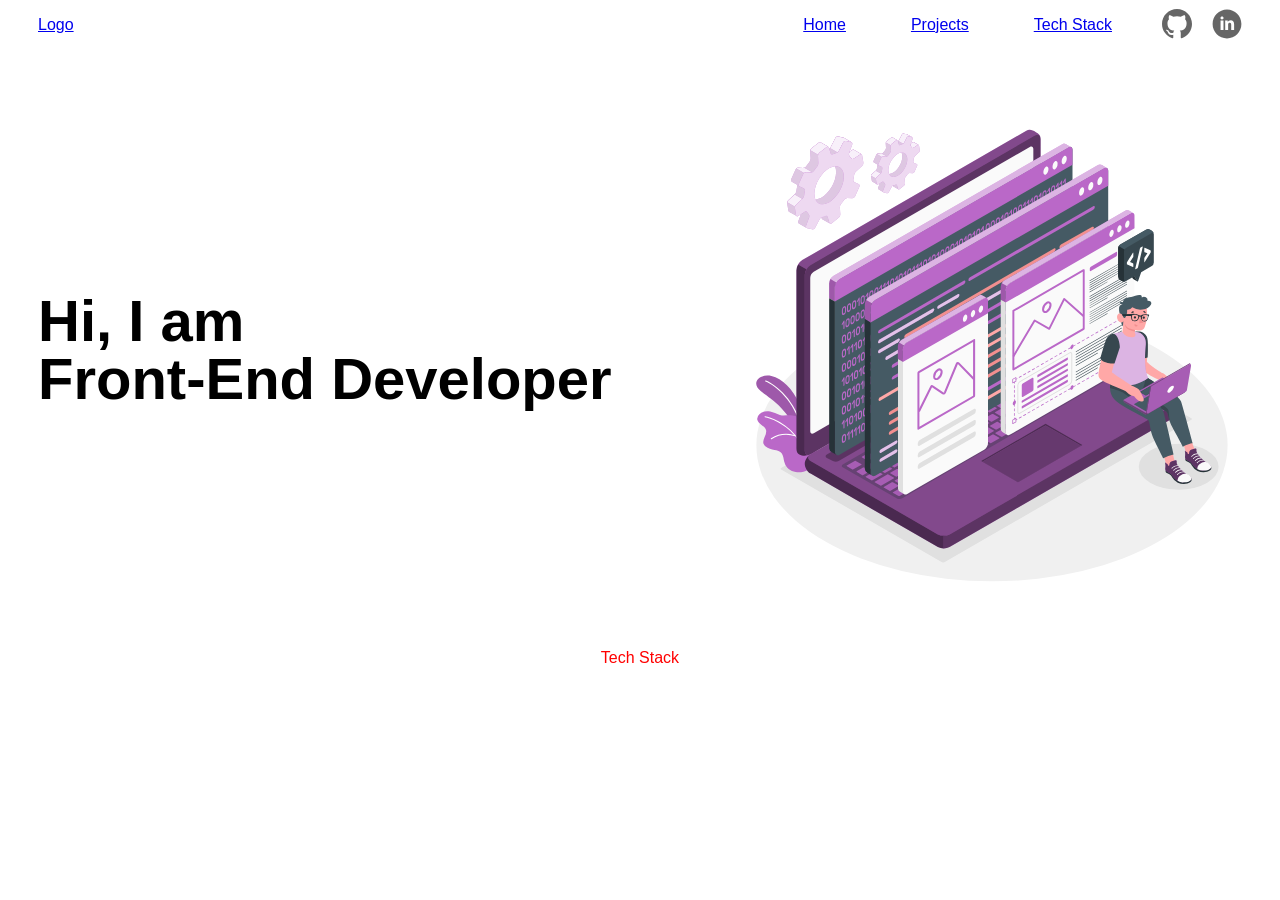
<file: Homework12/index.html>
<!doctype html>
<html lang="en">
  <head>
    <link rel="stylesheet" href="css/main.css" />
    <meta charset="UTF-8" />
    <meta name="viewport" content="width=device-width, initial-scale=1.0" />
    <title>Document</title>
  </head>
  <body>
    <header>
      <div class="header-content container">
        <a href="#">Logo</a>
        <nav class="nav">
          <ul class="nav-list">
            <li class="item">
              <a class="link" href="#">Home</a>
            </li>
            <li class="item">
              <a class="link" href="#">Projects</a>
            </li>
            <li class="item">
              <a class="link" href="#">Tech Stack</a>
            </li>
          </ul>

          <ul class="social-media-list">
            <li>
              <a href="#">
                <img src="images/github-icon.svg" alt="github" />
              </a>
            </li>
            <li>
              <a href="#">
                <img src="images/linkedin-icon.svg" alt="linkedin" />
              </a>
            </li>
          </ul>
        </nav>
      </div>
    </header>

    <main>
      <section class="hero container">
        <h1>
          Hi, I am <br />
          Front-End Developer
        </h1>
        <img
          src="images/developer-hero.svg"
          alt="developer"
          class="developer-hero"
        />
      </section>

      <section class="tech-stack container">
        <h2>Tech Stack</h2>
      </section>
    </main>
  </body>
</html>
</file>
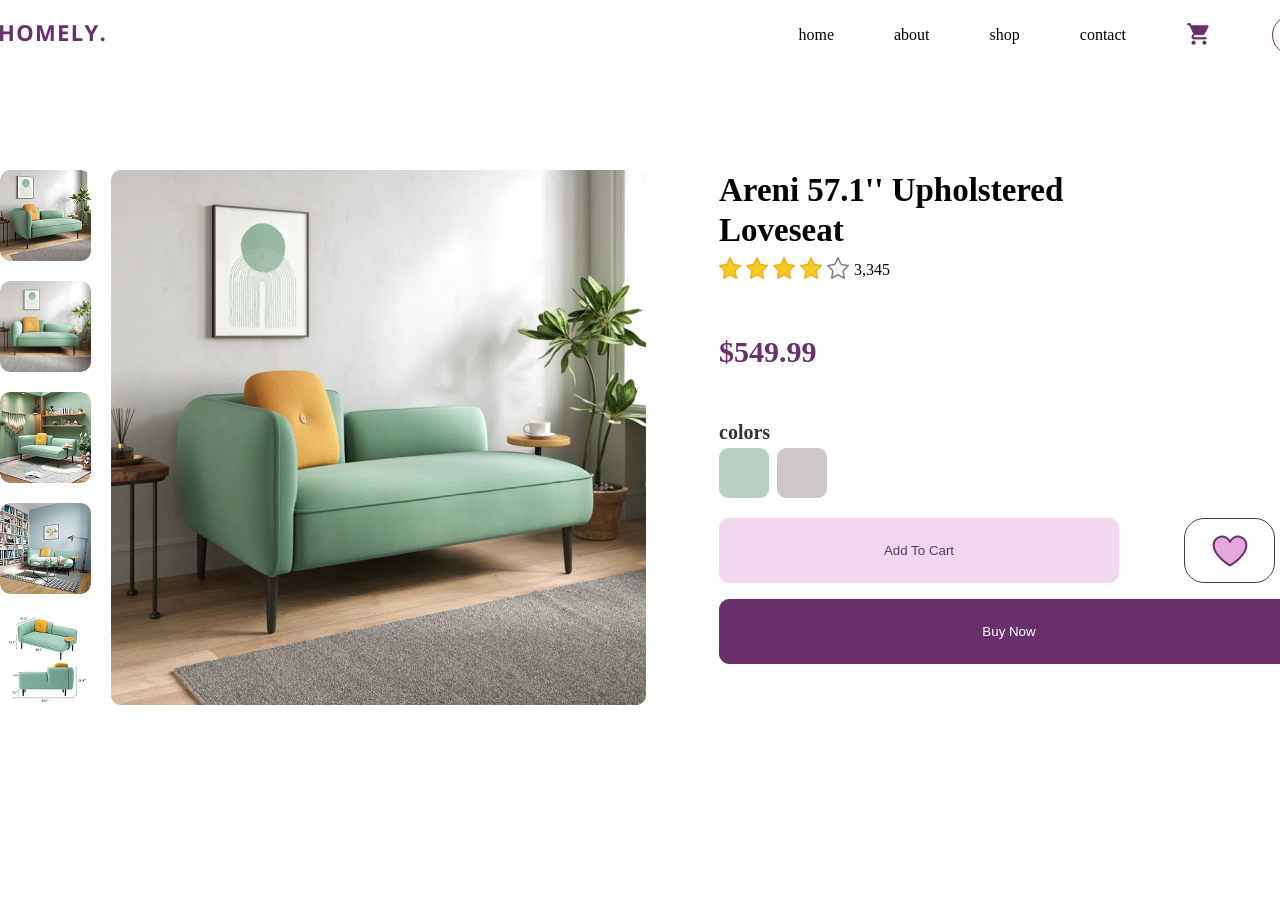
<file: Homework6/index.html>
<!DOCTYPE html>
<html lang="en">
<head>
    <title>davaleba_6</title>
    <link rel="stylesheet" href="css/reset.css">
    <link rel="stylesheet" href="css/style.css">
</head>
<body>
    <header class="header">
        <a href="./index.html">
        <img src="./images/logo.svg" alt="Logo" />
      </a>
      <nav class="header-nav">
        <ul class="list">
            <li><a href="#">home</a></li>
            <li><a href="#">about</a></li>
            <li><a href="#">shop</a></li>
            <li><a href="#">contact</a></li>
        </ul>
        <div class="icons">
            <a><img src="images/cart-icon.svg" alt="cart-icon"></a>
            <div class="user-icon"><a><img src="images/user-icon.svg" alt="user-icon"></a></div>

        </div>
      </nav>
    </header>
   <main>
      <section class="hero container">
        <div class="product-images">
          <div class="product-gallery">
            <ul class="images-list">
              <li>
                <img src="./images/product-img-1.png" />
              </li>
              <li>
                <img src="./images/product-img-2.jpg" />
              </li>
              <li>
                <img src="./images/product-img-3.png" />
              </li>
              <li>
                <img src="./images/product-img-4.png" />
              </li>
              <li>
                <img src="./images/product-img-5.png" />
              </li>
            </ul>
          </div>
          <div class="main-image">
            <img src="./images/product-img.png" alt="Sofa" />
          </div>
        </div>

        <div class="product-text">
           <div class="title_div">
             <p class="title">Areni 57.1'' Upholstered<br> Loveseat</p>
            <div class="stars">
                <a><img src="images/Frame (1).png" alt=""></a>
                 <a><img src="images/Frame (1).png" alt=""></a>
                 <a><img src="images/Frame (1).png" alt=""></a>
                 <a><img src="images/Frame (1).png" alt=""></a>
                    <a><img src="images/Frame.png" alt=""></a>
                    <p>3,345</p>
           </div>

            </div>
            <p class="price">$549.99</p>
            <div class="colors">
                <p>colors</p>
                <div class="colors_logos">
                    <img src="images/color-1.png" alt="">
                <img src="images/color-2.png" alt="">
                </div>
            </div>
            <div class="buttons">
                <div class="first_line">
                     <button class="cart">Add To Cart</button>
                     <div class="heart">
                        <img src="images/Frame.svg" alt="">
                     </div>
                </div>
                <button class="buy">Buy Now</button>
            </div>

        </div>
      </section>
    </main>
</body>
</html>
</file>
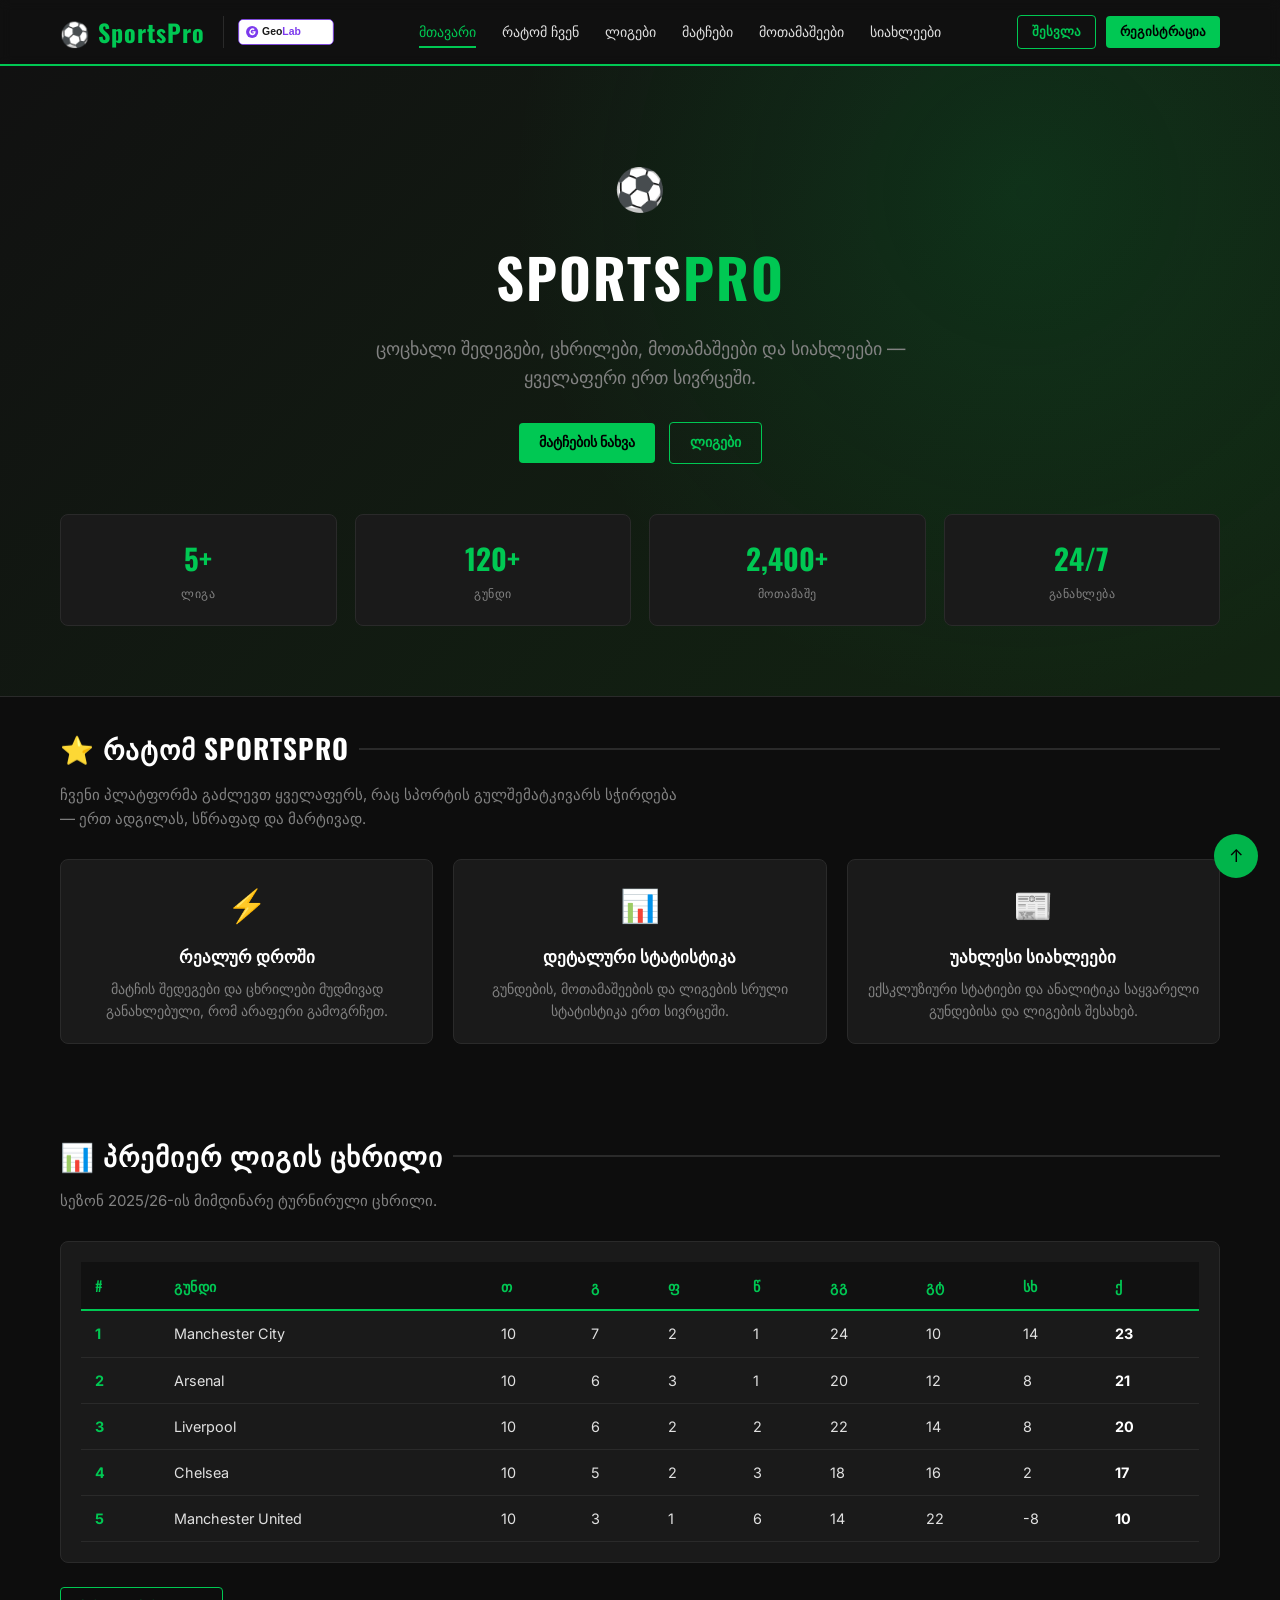
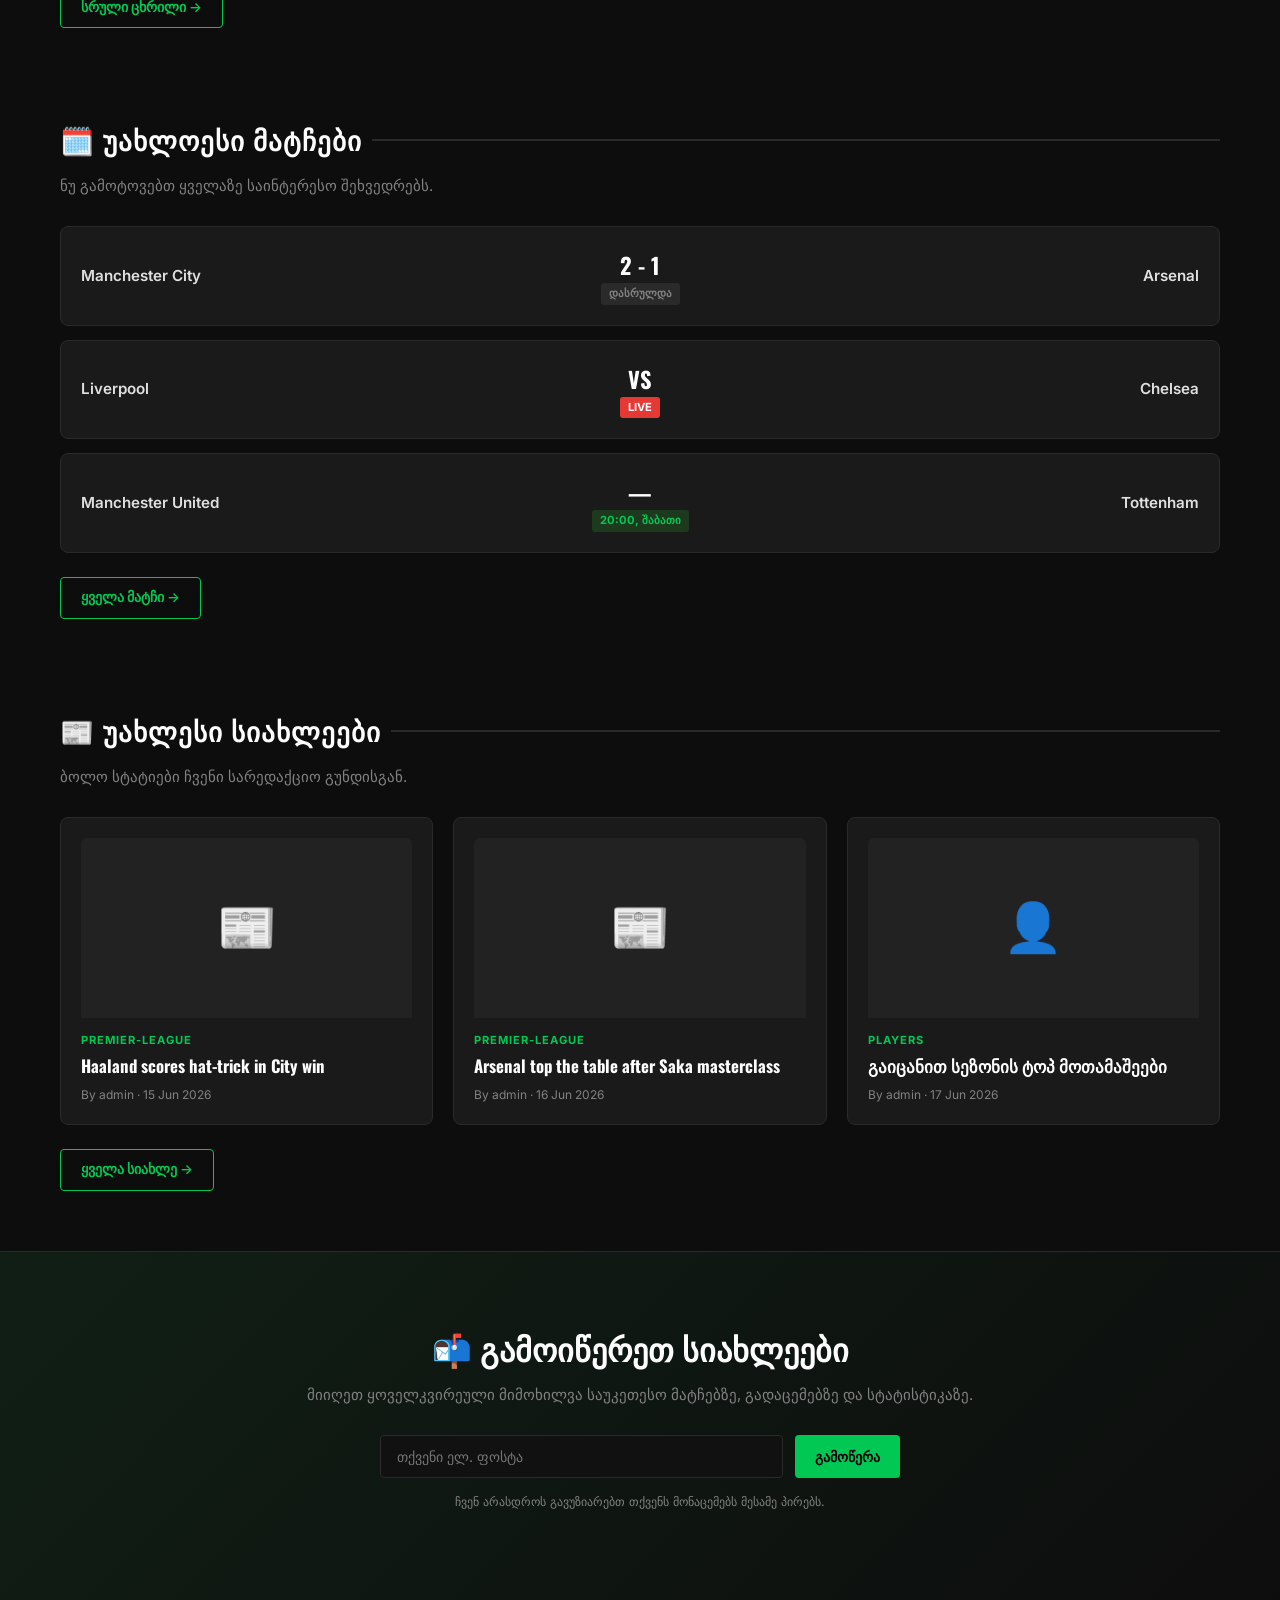
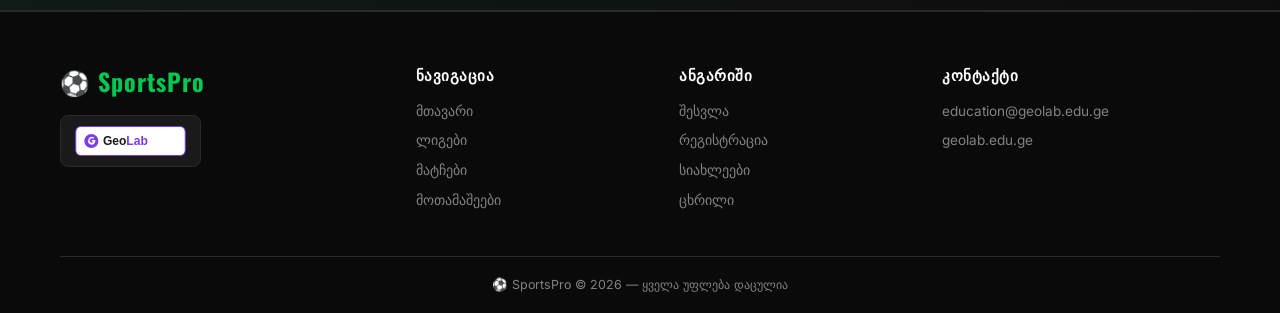
<file: Sports_Portal_SportsPro/index.html>
<!DOCTYPE html>
<html lang="ka">
<head>
    <meta charset="UTF-8">
    <meta name="viewport" content="width=device-width, initial-scale=1.0">
    <title>SportsPro — Live Scores, Standings & Football News</title>
    <meta name="description" content="SportsPro — ფეხბურთის ლიგების ცხრილები, მატჩები, მოთამაშეები და სიახლეები ერთ სივრცეში.">
    <link rel="icon" href="data:,">
    <link rel="stylesheet" href="css/style.css">
    <link rel="preconnect" href="https://fonts.googleapis.com">
    <link rel="preconnect" href="https://fonts.gstatic.com" crossorigin>
    <link href="https://fonts.googleapis.com/css2?family=Oswald:wght@400;600;700&family=Inter:wght@300;400;500&display=swap" rel="stylesheet">
</head>
<body>

<header class="site-header">
    <nav class="navbar" aria-label="Main navigation">
        <div class="container nav-container">
            <div class="brand-group">
                <a href="index.html" class="logo">⚽ SportsPro</a>
                <a href="https://geolab.edu.ge" target="_blank" rel="noopener" class="geolab-badge" title="GeoLab — ახალი ტექნოლოგიების და ინოვაციების ლაბორატორია">
                    <img src="images/geolab-logo.svg" alt="GeoLab ლოგო">
                </a>
            </div>

            <input type="checkbox" id="nav-toggle" class="nav-toggle-checkbox">
            <label for="nav-toggle" class="nav-toggle-label" aria-label="მენიუს გახსნა">
                <span></span><span></span><span></span>
            </label>

            <ul class="nav-menu">
                <li><a href="index.html#hero" class="active">მთავარი</a></li>
                <li><a href="index.html#features">რატომ ჩვენ</a></li>
                <li><a href="leagues.html">ლიგები</a></li>
                <li><a href="matches.html">მატჩები</a></li>
                <li><a href="players.html">მოთამაშეები</a></li>
                <li><a href="news.html">სიახლეები</a></li>
            </ul>

            <div class="nav-buttons">
                <a href="login.html" class="button button-small button-outline">შესვლა</a>
                <a href="register.html" class="button button-small">რეგისტრაცია</a>
            </div>
        </div>
    </nav>
</header>

<main>

    <!-- 1. HERO SECTION -->
    <section id="hero" class="hero">
        <div class="container">
            <span class="hero-icon" aria-hidden="true">⚽</span>
            <h1>Sports<span>Pro</span></h1>
            <p>ცოცხალი შედეგები, ცხრილები, მოთამაშეები და სიახლეები — ყველაფერი ერთ სივრცეში.</p>

            <div class="hero-actions">
                <a href="matches.html" class="button">მატჩების ნახვა</a>
                <a href="leagues.html" class="button button-outline">ლიგები</a>
            </div>

            <div class="hero-stats">
                <div class="stat-pill">
                    <strong>5+</strong>
                    <span>ლიგა</span>
                </div>
                <div class="stat-pill">
                    <strong>120+</strong>
                    <span>გუნდი</span>
                </div>
                <div class="stat-pill">
                    <strong>2,400+</strong>
                    <span>მოთამაშე</span>
                </div>
                <div class="stat-pill">
                    <strong>24/7</strong>
                    <span>განახლება</span>
                </div>
            </div>
        </div>
    </section>

    <!-- 2. FEATURES / WHY US SECTION -->
    <section id="features" class="page-content">
        <div class="container">
            <h2 class="section-heading fade-in">⭐ რატომ SportsPro</h2>
            <p class="section-sub fade-in">ჩვენი პლატფორმა გაძლევთ ყველაფერს, რაც სპორტის გულშემატკივარს სჭირდება — ერთ ადგილას, სწრაფად და მარტივად.</p>

            <div class="three-column-grid">
                <article class="feature-card fade-in">
                    <div class="feature-icon" aria-hidden="true">⚡</div>
                    <h3>რეალურ დროში</h3>
                    <p>მატჩის შედეგები და ცხრილები მუდმივად განახლებული, რომ არაფერი გამოგრჩეთ.</p>
                </article>
                <article class="feature-card fade-in">
                    <div class="feature-icon" aria-hidden="true">📊</div>
                    <h3>დეტალური სტატისტიკა</h3>
                    <p>გუნდების, მოთამაშეების და ლიგების სრული სტატისტიკა ერთ სივრცეში.</p>
                </article>
                <article class="feature-card fade-in">
                    <div class="feature-icon" aria-hidden="true">📰</div>
                    <h3>უახლესი სიახლეები</h3>
                    <p>ექსკლუზიური სტატიები და ანალიტიკა საყვარელი გუნდებისა და ლიგების შესახებ.</p>
                </article>
            </div>
        </div>
    </section>

    <!-- 3. STANDINGS SECTION -->
    <section id="standings" class="page-content">
        <div class="container">
            <h2 class="section-heading fade-in">📊 პრემიერ ლიგის ცხრილი</h2>
            <p class="section-sub fade-in">სეზონ 2025/26-ის მიმდინარე ტურნირული ცხრილი.</p>

            <div class="table-container card fade-in">
                <table>
                    <caption class="visually-hidden">პრემიერ ლიგის ტურნირული ცხრილი</caption>
                    <thead>
                        <tr>
                            <th scope="col">#</th><th scope="col">გუნდი</th><th scope="col">თ</th>
                            <th scope="col">გ</th><th scope="col">ფ</th><th scope="col">წ</th>
                            <th scope="col">გგ</th><th scope="col">გტ</th><th scope="col">სხ</th><th scope="col">ქ</th>
                        </tr>
                    </thead>
                    <tbody>
                        <tr>
                            <td class="rank-number">1</td>
                            <td>Manchester City</td>
                            <td>10</td><td>7</td><td>2</td><td>1</td>
                            <td>24</td><td>10</td><td>14</td><td class="points">23</td>
                        </tr>
                        <tr>
                            <td class="rank-number">2</td>
                            <td>Arsenal</td>
                            <td>10</td><td>6</td><td>3</td><td>1</td>
                            <td>20</td><td>12</td><td>8</td><td class="points">21</td>
                        </tr>
                        <tr>
                            <td class="rank-number">3</td>
                            <td>Liverpool</td>
                            <td>10</td><td>6</td><td>2</td><td>2</td>
                            <td>22</td><td>14</td><td>8</td><td class="points">20</td>
                        </tr>
                        <tr>
                            <td class="rank-number">4</td>
                            <td>Chelsea</td>
                            <td>10</td><td>5</td><td>2</td><td>3</td>
                            <td>18</td><td>16</td><td>2</td><td class="points">17</td>
                        </tr>
                        <tr>
                            <td class="rank-number">5</td>
                            <td>Manchester United</td>
                            <td>10</td><td>3</td><td>1</td><td>6</td>
                            <td>14</td><td>22</td><td>-8</td><td class="points">10</td>
                        </tr>
                    </tbody>
                </table>
            </div>
            <br>
            <a href="standings.html" class="button button-outline fade-in">სრული ცხრილი →</a>
        </div>
    </section>

    <!-- 4. MATCHES SECTION -->
    <section id="matches" class="page-content">
        <div class="container">
            <h2 class="section-heading fade-in">🗓️ უახლოესი მატჩები</h2>
            <p class="section-sub fade-in">ნუ გამოტოვებთ ყველაზე საინტერესო შეხვედრებს.</p>

            <div style="display:flex;flex-direction:column;gap:14px">
                <article class="match-box fade-in">
                <h3 class="visually-hidden">Manchester City vs Arsenal</h3>
                    <div class="team-name">Manchester City</div>
                    <div>
                        <div class="score">2 - 1</div>
                        <div class="match-day">
                            <span class="status-tag status-finished">დასრულდა</span>
                        </div>
                    </div>
                    <div class="team-name away">Arsenal</div>
                </article>
                <article class="match-box fade-in">
                <h3 class="visually-hidden">Liverpool vs Chelsea</h3>
                    <div class="team-name">Liverpool</div>
                    <div>
                        <div class="score">VS</div>
                        <div class="match-day">
                            <span class="status-tag status-live">LIVE</span>
                        </div>
                    </div>
                    <div class="team-name away">Chelsea</div>
                </article>
                <article class="match-box fade-in">
                <h3 class="visually-hidden">Manchester United vs Tottenham</h3>
                    <div class="team-name">Manchester United</div>
                    <div>
                        <div class="score">—</div>
                        <div class="match-day">
                            <span class="status-tag status-upcoming">20:00, შაბათი</span>
                        </div>
                    </div>
                    <div class="team-name away">Tottenham</div>
                </article>
            </div>
            <br>
            <a href="matches.html" class="button button-outline fade-in">ყველა მატჩი →</a>
        </div>
    </section>

    <!-- 5. NEWS SECTION -->
    <section id="news" class="page-content">
        <div class="container">
            <h2 class="section-heading fade-in">📰 უახლესი სიახლეები</h2>
            <p class="section-sub fade-in">ბოლო სტატიები ჩვენი სარედაქციო გუნდისგან.</p>

            <div class="three-column-grid">
                <a href="news1.html" class="card article-card fade-in">
                    <div class="article-image" aria-hidden="true">📰</div>
                    <div class="article-body">
                        <div class="article-category">premier-league</div>
                        <h3 class="article-title">Haaland scores hat-trick in City win</h3>
                        <div class="article-meta">By admin · <time datetime="2026-06-15">15 Jun 2026</time></div>
                    </div>
                </a>
                <a href="news2.html" class="card article-card fade-in">
                    <div class="article-image" aria-hidden="true">📰</div>
                    <div class="article-body">
                        <div class="article-category">premier-league</div>
                        <h3 class="article-title">Arsenal top the table after Saka masterclass</h3>
                        <div class="article-meta">By admin · <time datetime="2026-06-16">16 Jun 2026</time></div>
                    </div>
                </a>
                <a href="players.html" class="card article-card fade-in">
                    <div class="article-image" aria-hidden="true">👤</div>
                    <div class="article-body">
                        <div class="article-category">players</div>
                        <h3 class="article-title">გაიცანით სეზონის ტოპ მოთამაშეები</h3>
                        <div class="article-meta">By admin · <time datetime="2026-06-17">17 Jun 2026</time></div>
                    </div>
                </a>
            </div>
            <br>
            <a href="news.html" class="button button-outline fade-in">ყველა სიახლე →</a>
        </div>
    </section>

    <!-- 6. NEWSLETTER / CONTACT FORM SECTION -->
    <section id="newsletter" class="newsletter">
        <div class="container">
            <h2 class="fade-in">📬 გამოიწერეთ სიახლეები</h2>
            <p class="fade-in">მიიღეთ ყოველკვირეული მიმოხილვა საუკეთესო მატჩებზე, გადაცემებზე და სტატისტიკაზე.</p>

            <form class="fade-in" action="#newsletter" method="get">
                <label for="newsletter-email" class="visually-hidden">ელ. ფოსტა</label>
                <input id="newsletter-email" type="email" name="email" placeholder="თქვენი ელ. ფოსტა" required autocomplete="email">
                <button type="submit" class="button">გამოწერა</button>
            </form>
            <p class="form-note">ჩვენ არასდროს გავუზიარებთ თქვენს მონაცემებს მესამე პირებს.</p>
        </div>
    </section>

</main>

<footer class="footer">
    <div class="container">
        <div class="footer-grid">
            <div class="footer-about">
                <a href="index.html" class="logo">⚽ SportsPro</a>
               <a href="https://geolab.edu.ge" target="_blank" rel="noopener" class="footer-geolab">
                    <img src="images/geolab-logo.svg" alt="GeoLab ლოგო">
                </a>
            </div>
            <div>
                <h4>ნავიგაცია</h4>
                <ul>
                    <li><a href="index.html">მთავარი</a></li>
                    <li><a href="leagues.html">ლიგები</a></li>
                    <li><a href="matches.html">მატჩები</a></li>
                    <li><a href="players.html">მოთამაშეები</a></li>
                </ul>
            </div>
            <div>
                <h4>ანგარიში</h4>
                <ul>
                    <li><a href="login.html">შესვლა</a></li>
                    <li><a href="register.html">რეგისტრაცია</a></li>
                    <li><a href="news.html">სიახლეები</a></li>
                    <li><a href="standings.html">ცხრილი</a></li>
                </ul>
            </div>
            <div>
                <h4>კონტაქტი</h4>
                <ul>
                    <li><a href="mailto:education@geolab.edu.ge">education@geolab.edu.ge</a></li>
                    <li><a href="https://geolab.edu.ge" target="_blank" rel="noopener">geolab.edu.ge</a></li>
                </ul>
            </div>
        </div>
        <div class="footer-bottom">
            <p>⚽ SportsPro &copy; 2026 — ყველა უფლება დაცულია</p>
        </div>
    </div>
</footer>

<a href="#hero" class="to-top" aria-label="ზემოთ დაბრუნება">↑</a>

</body>
</html>
</file>
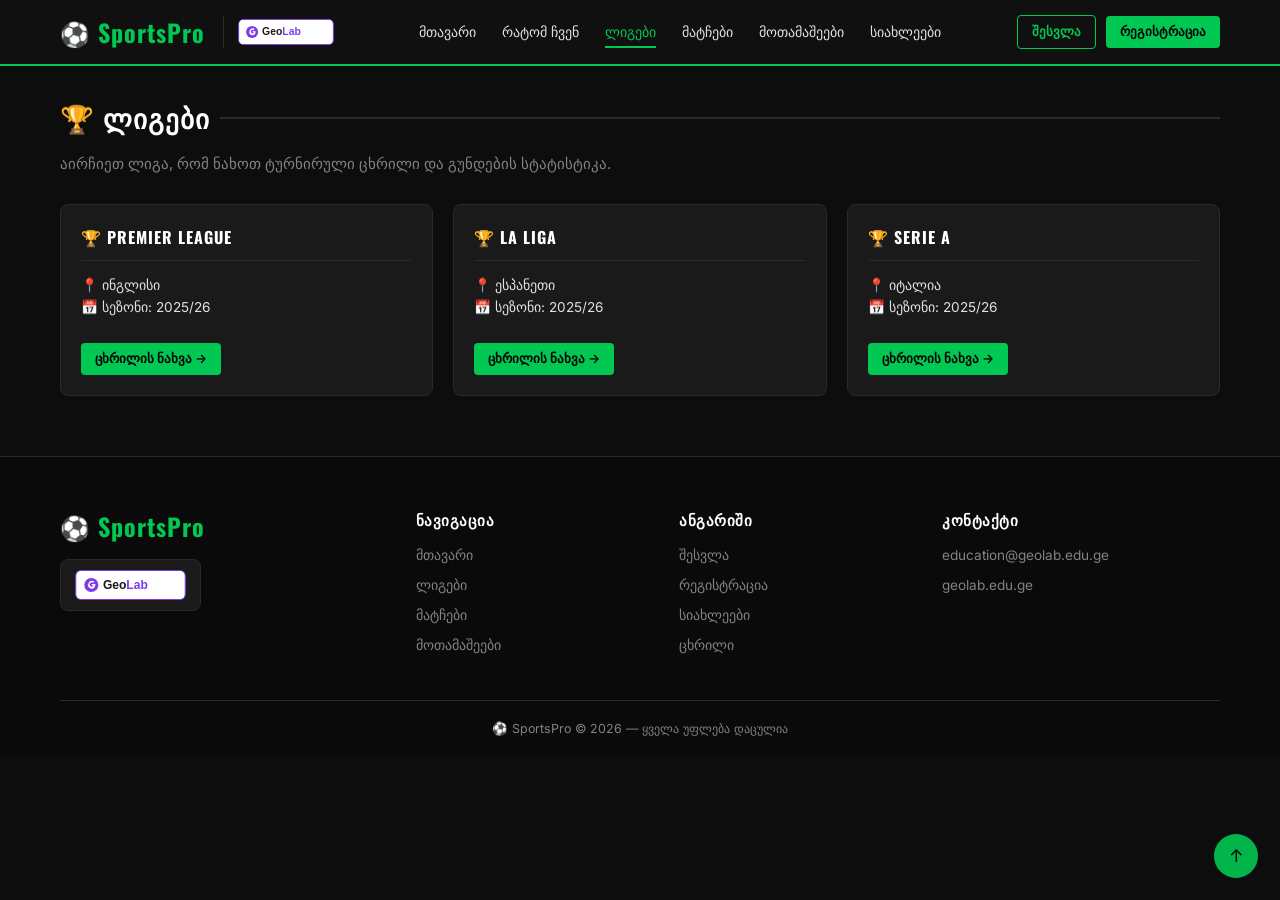
<file: Sports_Portal_SportsPro/leagues.html>
<!DOCTYPE html>
<html lang="ka">
<head>
    <meta charset="UTF-8">
    <meta name="viewport" content="width=device-width, initial-scale=1.0">
    <title>ლიგები — SportsPro</title>
    <link rel="stylesheet" href="css/style.css">
    <link rel="preconnect" href="https://fonts.googleapis.com">
    <link href="https://fonts.googleapis.com/css2?family=Oswald:wght@400;600;700&family=Inter:wght@300;400;500&display=swap" rel="stylesheet">
</head>
<body>
<header class="site-header">
    <nav class="navbar" aria-label="Main navigation">
        <div class="container nav-container">
            <div class="brand-group">
                <a href="index.html" class="logo">⚽ SportsPro</a>
                <a href="https://geolab.edu.ge" target="_blank" rel="noopener" class="geolab-badge" title="GeoLab — ახალი ტექნოლოგიების და ინოვაციების ლაბორატორია">
                    <img src="images/geolab-logo.svg" alt="GeoLab ლოგო">
                </a>
            </div>

            <input type="checkbox" id="nav-toggle" class="nav-toggle-checkbox">
            <label for="nav-toggle" class="nav-toggle-label" aria-label="მენიუს გახსნა">
                <span></span><span></span><span></span>
            </label>

            <ul class="nav-menu">
            <li><a href="index.html">მთავარი</a></li>
            <li><a href="index.html#features">რატომ ჩვენ</a></li>
            <li><a href="leagues.html" class="active">ლიგები</a></li>
            <li><a href="matches.html">მატჩები</a></li>
            <li><a href="players.html">მოთამაშეები</a></li>
            <li><a href="news.html">სიახლეები</a></li>
            </ul>

            <div class="nav-buttons">
                <a href="login.html" class="button button-small button-outline">შესვლა</a>
                <a href="register.html" class="button button-small">რეგისტრაცია</a>
            </div>
        </div>
    </nav>
</header>

<main class="page-content">

<div class="container">
    <h1 class="section-heading">🏆 ლიგები</h1>
    <p class="section-sub">აირჩიეთ ლიგა, რომ ნახოთ ტურნირული ცხრილი და გუნდების სტატისტიკა.</p>

    <section class="three-column-grid" aria-label="ლიგების სია">
        <a href="standings.html" class="card" style="text-decoration:none">
            <h2 class="card-heading">🏆 Premier League</h2>
            <p style="color:var(--muted);font-size:0.85rem">
                📍 ინგლისი<br>
                📅 სეზონი: 2025/26
            </p>
            <br>
            <span class="button button-small">ცხრილის ნახვა →</span>
        </a>
        <a href="#" class="card" style="text-decoration:none">
            <h2 class="card-heading">🏆 La Liga</h2>
            <p style="color:var(--muted);font-size:0.85rem">
                📍 ესპანეთი<br>
                📅 სეზონი: 2025/26
            </p>
            <br>
            <span class="button button-small">ცხრილის ნახვა →</span>
        </a>
        <a href="#" class="card" style="text-decoration:none">
            <h2 class="card-heading">🏆 Serie A</h2>
            <p style="color:var(--muted);font-size:0.85rem">
                📍 იტალია<br>
                📅 სეზონი: 2025/26
            </p>
            <br>
            <span class="button button-small">ცხრილის ნახვა →</span>
        </a>
    </section>
</div>
</main>

<footer class="footer">
    <div class="container">
        <div class="footer-grid">
            <div class="footer-about">
                <a href="index.html" class="logo">⚽ SportsPro</a>
                <a href="https://geolab.edu.ge" target="_blank" rel="noopener" class="footer-geolab">
                    <img src="images/geolab-logo.svg" alt="GeoLab ლოგო">
                </a>
            </div>
            <div>
                <h4>ნავიგაცია</h4>
                <ul>
                    <li><a href="index.html">მთავარი</a></li>
                    <li><a href="leagues.html">ლიგები</a></li>
                    <li><a href="matches.html">მატჩები</a></li>
                    <li><a href="players.html">მოთამაშეები</a></li>
                </ul>
            </div>
            <div>
                <h4>ანგარიში</h4>
                <ul>
                    <li><a href="login.html">შესვლა</a></li>
                    <li><a href="register.html">რეგისტრაცია</a></li>
                    <li><a href="news.html">სიახლეები</a></li>
                    <li><a href="standings.html">ცხრილი</a></li>
                </ul>
            </div>
            <div>
                <h4>კონტაქტი</h4>
                <ul>
                    <li><a href="mailto:education@geolab.edu.ge">education@geolab.edu.ge</a></li>
                    <li><a href="https://geolab.edu.ge" target="_blank" rel="noopener">geolab.edu.ge</a></li>
                </ul>
            </div>
        </div>
        <div class="footer-bottom">
            <p>⚽ SportsPro &copy; 2026 — ყველა უფლება დაცულია</p>
        </div>
    </div>
</footer>

<a href="#" class="to-top" aria-label="ზემოთ დაბრუნება">↑</a>

</body>
</html>
</file>
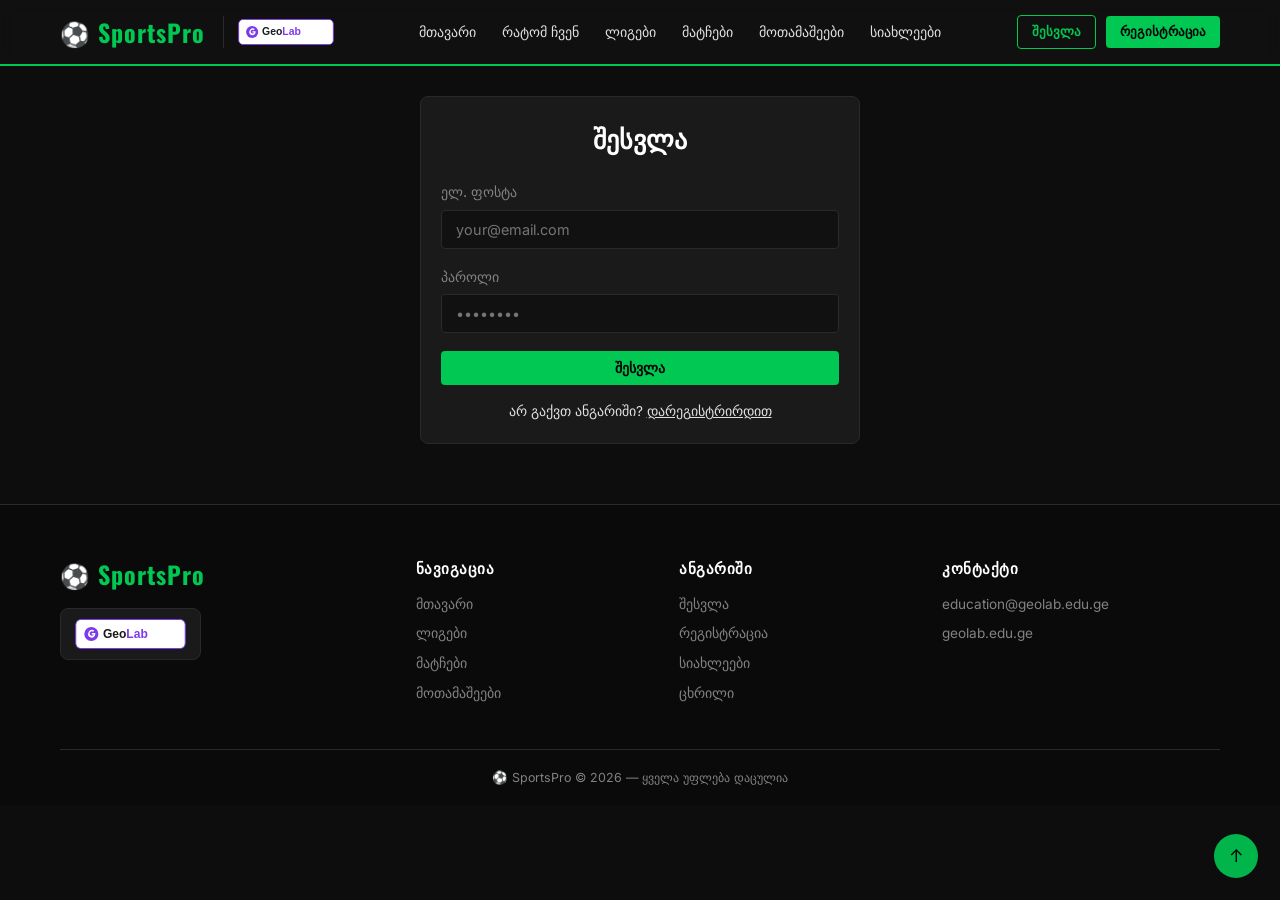
<file: Sports_Portal_SportsPro/login.html>
<!DOCTYPE html>
<html lang="ka">
<head>
    <meta charset="UTF-8">
    <meta name="viewport" content="width=device-width, initial-scale=1.0">
    <title>შესვლა — SportsPro</title>
    <link rel="stylesheet" href="css/style.css">
    <link rel="preconnect" href="https://fonts.googleapis.com">
    <link href="https://fonts.googleapis.com/css2?family=Oswald:wght@400;600;700&family=Inter:wght@300;400;500&display=swap" rel="stylesheet">
</head>
<body>
<header class="site-header">
    <nav class="navbar" aria-label="Main navigation">
        <div class="container nav-container">
            <div class="brand-group">
                <a href="index.html" class="logo">⚽ SportsPro</a>
                <a href="https://geolab.edu.ge" target="_blank" rel="noopener" class="geolab-badge" title="GeoLab — ახალი ტექნოლოგიების და ინოვაციების ლაბორატორია">
                    <img src="images/geolab-logo.svg" alt="GeoLab ლოგო">
                </a>
            </div>

            <input type="checkbox" id="nav-toggle" class="nav-toggle-checkbox">
            <label for="nav-toggle" class="nav-toggle-label" aria-label="მენიუს გახსნა">
                <span></span><span></span><span></span>
            </label>

            <ul class="nav-menu">
            <li><a href="index.html">მთავარი</a></li>
            <li><a href="index.html#features">რატომ ჩვენ</a></li>
            <li><a href="leagues.html">ლიგები</a></li>
            <li><a href="matches.html">მატჩები</a></li>
            <li><a href="players.html">მოთამაშეები</a></li>
            <li><a href="news.html">სიახლეები</a></li>
            </ul>

            <div class="nav-buttons">
                <a href="login.html" class="button button-small button-outline">შესვლა</a>
                <a href="register.html" class="button button-small">რეგისტრაცია</a>
            </div>
        </div>
    </nav>
</header>

<main class="page-content">

<div class="container">
    <section class="auth-box" aria-labelledby="login-heading">
        <h1 id="login-heading" class="auth-title">შესვლა</h1>
        <form>
            <div class="input-group">
                <label for="login-email">ელ. ფოსტა</label>
                <input id="login-email" type="email" name="email" required placeholder="your@email.com" autocomplete="email">
            </div>
            <div class="input-group">
                <label for="login-password">პაროლი</label>
                <input id="login-password" type="password" name="password" required placeholder="••••••••" autocomplete="current-password">
            </div>
            <button type="submit" class="button button-full">შესვლა</button>
        </form>
        <p style="text-align:center;margin-top:16px;font-size:0.85rem;color:var(--muted)">
            არ გაქვთ ანგარიში? <a href="register.html" style="color:var(--green)">დარეგისტრირდით</a>
        </p>
    </section>
</div>
</main>

<footer class="footer">
    <div class="container">
        <div class="footer-grid">
            <div class="footer-about">
                <a href="index.html" class="logo">⚽ SportsPro</a>
               <a href="https://geolab.edu.ge" target="_blank" rel="noopener" class="footer-geolab">
                    <img src="images/geolab-logo.svg" alt="GeoLab ლოგო">
                </a>
            </div>
            <div>
                <h4>ნავიგაცია</h4>
                <ul>
                    <li><a href="index.html">მთავარი</a></li>
                    <li><a href="leagues.html">ლიგები</a></li>
                    <li><a href="matches.html">მატჩები</a></li>
                    <li><a href="players.html">მოთამაშეები</a></li>
                </ul>
            </div>
            <div>
                <h4>ანგარიში</h4>
                <ul>
                    <li><a href="login.html">შესვლა</a></li>
                    <li><a href="register.html">რეგისტრაცია</a></li>
                    <li><a href="news.html">სიახლეები</a></li>
                    <li><a href="standings.html">ცხრილი</a></li>
                </ul>
            </div>
            <div>
                <h4>კონტაქტი</h4>
                <ul>
                    <li><a href="mailto:education@geolab.edu.ge">education@geolab.edu.ge</a></li>
                    <li><a href="https://geolab.edu.ge" target="_blank" rel="noopener">geolab.edu.ge</a></li>
                </ul>
            </div>
        </div>
        <div class="footer-bottom">
            <p>⚽ SportsPro &copy; 2026 — ყველა უფლება დაცულია</p>
        </div>
    </div>
</footer>

<a href="#" class="to-top" aria-label="ზემოთ დაბრუნება">↑</a>

</body>
</html>
</file>
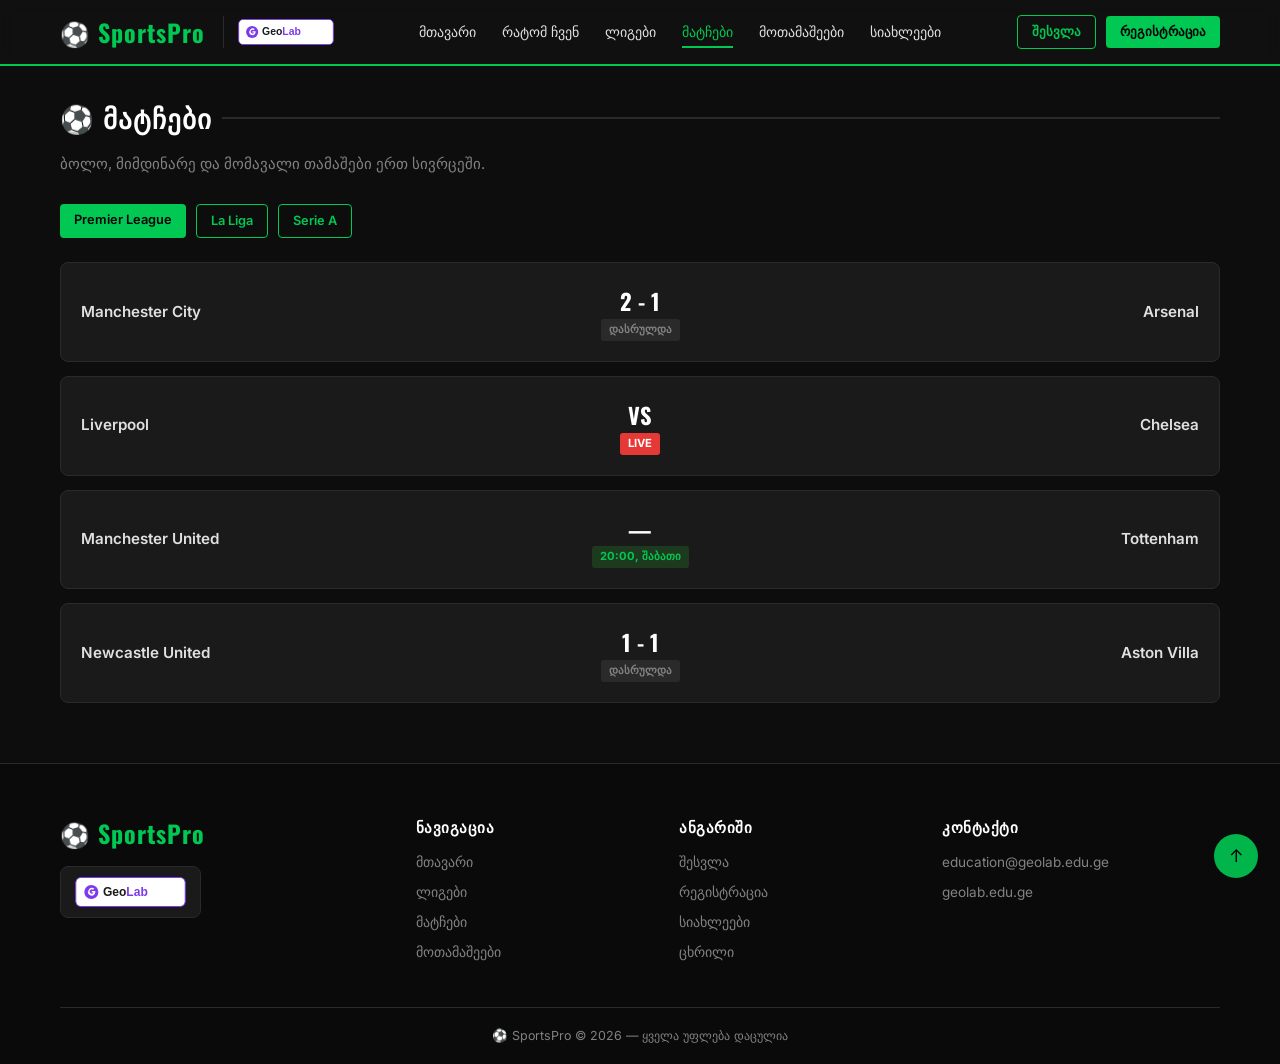
<file: Sports_Portal_SportsPro/matches.html>
<!DOCTYPE html>
<html lang="ka">
<head>
    <meta charset="UTF-8">
    <meta name="viewport" content="width=device-width, initial-scale=1.0">
    <title>მატჩები — SportsPro</title>
    <link rel="stylesheet" href="css/style.css">
    <link rel="preconnect" href="https://fonts.googleapis.com">
    <link href="https://fonts.googleapis.com/css2?family=Oswald:wght@400;600;700&family=Inter:wght@300;400;500&display=swap" rel="stylesheet">
</head>
<body>
<header class="site-header">
    <nav class="navbar" aria-label="Main navigation">
        <div class="container nav-container">
            <div class="brand-group">
                <a href="index.html" class="logo">⚽ SportsPro</a>
                <a href="https://geolab.edu.ge" target="_blank" rel="noopener" class="geolab-badge" title="GeoLab — ახალი ტექნოლოგიების და ინოვაციების ლაბორატორია">
                    <img src="images/geolab-logo.svg" alt="GeoLab ლოგო">
                </a>
            </div>

            <input type="checkbox" id="nav-toggle" class="nav-toggle-checkbox">
            <label for="nav-toggle" class="nav-toggle-label" aria-label="მენიუს გახსნა">
                <span></span><span></span><span></span>
            </label>

            <ul class="nav-menu">
            <li><a href="index.html">მთავარი</a></li>
            <li><a href="index.html#features">რატომ ჩვენ</a></li>
            <li><a href="leagues.html">ლიგები</a></li>
            <li><a href="matches.html" class="active">მატჩები</a></li>
            <li><a href="players.html">მოთამაშეები</a></li>
            <li><a href="news.html">სიახლეები</a></li>
            </ul>

            <div class="nav-buttons">
                <a href="login.html" class="button button-small button-outline">შესვლა</a>
                <a href="register.html" class="button button-small">რეგისტრაცია</a>
            </div>
        </div>
    </nav>
</header>

<main class="page-content">

<div class="container">
    <h1 class="section-heading">⚽ მატჩები</h1>
    <p class="section-sub">ბოლო, მიმდინარე და მომავალი თამაშები ერთ სივრცეში.</p>

    <!-- League filter -->
    <div style="display:flex;gap:10px;margin-bottom:24px;flex-wrap:wrap">
        <a href="matches.html" class="button button-small">Premier League</a>
        <a href="#" class="button button-small button-outline">La Liga</a>
        <a href="#" class="button button-small button-outline">Serie A</a>
    </div>

    <section style="display:flex;flex-direction:column;gap:14px" aria-label="მატჩების სია">
        <article class="match-box">
            <h3 class="visually-hidden">Manchester City vs Arsenal</h3>
            <div class="team-name">Manchester City</div>
            <div>
                <div class="score">2 - 1</div>
                <div class="match-day"><span class="status-tag status-finished">დასრულდა</span></div>
            </div>
            <div class="team-name away">Arsenal</div>
        </article>
        <article class="match-box">
            <h3 class="visually-hidden">Liverpool vs Chelsea</h3>
            <div class="team-name">Liverpool</div>
            <div>
                <div class="score">VS</div>
                <div class="match-day"><span class="status-tag status-live">LIVE</span></div>
            </div>
            <div class="team-name away">Chelsea</div>
        </article>
        <article class="match-box">
            <h3 class="visually-hidden">Manchester United vs Tottenham</h3>
            <div class="team-name">Manchester United</div>
            <div>
                <div class="score">—</div>
                <div class="match-day"><span class="status-tag status-upcoming">20:00, შაბათი</span></div>
            </div>
            <div class="team-name away">Tottenham</div>
        </article>
        <article class="match-box">
            <h3 class="visually-hidden">Newcastle United vs Aston Villa</h3>
            <div class="team-name">Newcastle United</div>
            <div>
                <div class="score">1 - 1</div>
                <div class="match-day"><span class="status-tag status-finished">დასრულდა</span></div>
            </div>
            <div class="team-name away">Aston Villa</div>
        </article>
    </section>
</div>
</main>

<footer class="footer">
    <div class="container">
        <div class="footer-grid">
            <div class="footer-about">
                <a href="index.html" class="logo">⚽ SportsPro</a>
                <a href="https://geolab.edu.ge" target="_blank" rel="noopener" class="footer-geolab">
                    <img src="images/geolab-logo.svg" alt="GeoLab ლოგო">
                </a>
            </div>
            <div>
                <h4>ნავიგაცია</h4>
                <ul>
                    <li><a href="index.html">მთავარი</a></li>
                    <li><a href="leagues.html">ლიგები</a></li>
                    <li><a href="matches.html">მატჩები</a></li>
                    <li><a href="players.html">მოთამაშეები</a></li>
                </ul>
            </div>
            <div>
                <h4>ანგარიში</h4>
                <ul>
                    <li><a href="login.html">შესვლა</a></li>
                    <li><a href="register.html">რეგისტრაცია</a></li>
                    <li><a href="news.html">სიახლეები</a></li>
                    <li><a href="standings.html">ცხრილი</a></li>
                </ul>
            </div>
            <div>
                <h4>კონტაქტი</h4>
                <ul>
                    <li><a href="mailto:education@geolab.edu.ge">education@geolab.edu.ge</a></li>
                    <li><a href="https://geolab.edu.ge" target="_blank" rel="noopener">geolab.edu.ge</a></li>
                </ul>
            </div>
        </div>
        <div class="footer-bottom">
            <p>⚽ SportsPro &copy; 2026 — ყველა უფლება დაცულია</p>
        </div>
    </div>
</footer>

<a href="#" class="to-top" aria-label="ზემოთ დაბრუნება">↑</a>

</body>
</html>
</file>
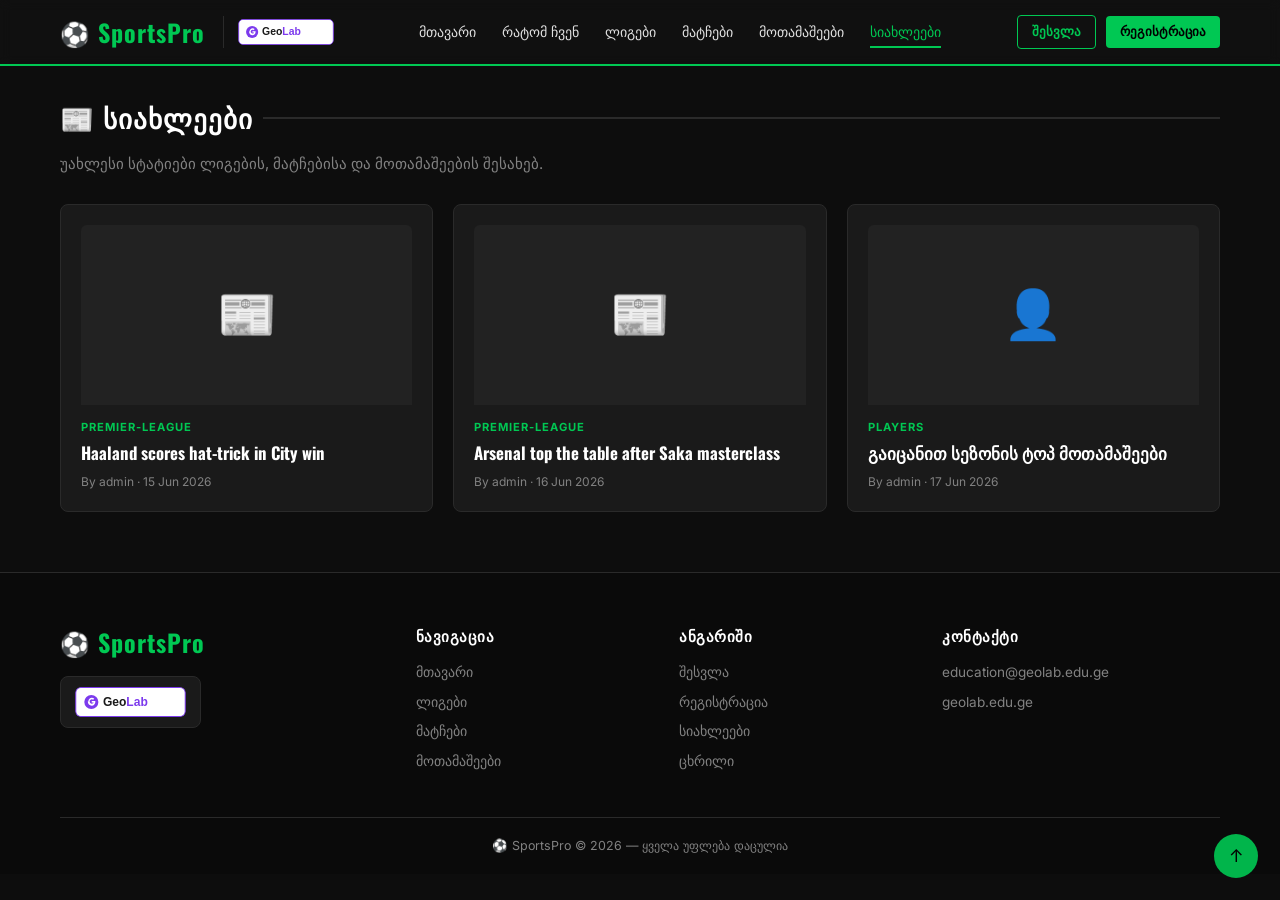
<file: Sports_Portal_SportsPro/news.html>
<!DOCTYPE html>
<html lang="ka">
<head>
    <meta charset="UTF-8">
    <meta name="viewport" content="width=device-width, initial-scale=1.0">
    <title>სიახლეები — SportsPro</title>
    <link rel="stylesheet" href="css/style.css">
    <link rel="preconnect" href="https://fonts.googleapis.com">
    <link href="https://fonts.googleapis.com/css2?family=Oswald:wght@400;600;700&family=Inter:wght@300;400;500&display=swap" rel="stylesheet">
</head>
<body>
<header class="site-header">
    <nav class="navbar" aria-label="Main navigation">
        <div class="container nav-container">
            <div class="brand-group">
                <a href="index.html" class="logo">⚽ SportsPro</a>
                <a href="https://geolab.edu.ge" target="_blank" rel="noopener" class="geolab-badge" title="GeoLab — ახალი ტექნოლოგიების და ინოვაციების ლაბორატორია">
                    <img src="images/geolab-logo.svg" alt="GeoLab ლოგო">
                </a>
            </div>

            <input type="checkbox" id="nav-toggle" class="nav-toggle-checkbox">
            <label for="nav-toggle" class="nav-toggle-label" aria-label="მენიუს გახსნა">
                <span></span><span></span><span></span>
            </label>

            <ul class="nav-menu">
            <li><a href="index.html">მთავარი</a></li>
            <li><a href="index.html#features">რატომ ჩვენ</a></li>
            <li><a href="leagues.html">ლიგები</a></li>
            <li><a href="matches.html">მატჩები</a></li>
            <li><a href="players.html">მოთამაშეები</a></li>
            <li><a href="news.html" class="active">სიახლეები</a></li>
            </ul>

            <div class="nav-buttons">
                <a href="login.html" class="button button-small button-outline">შესვლა</a>
                <a href="register.html" class="button button-small">რეგისტრაცია</a>
            </div>
        </div>
    </nav>
</header>

<main class="page-content">

<div class="container">
    <h1 class="section-heading">📰 სიახლეები</h1>
    <p class="section-sub">უახლესი სტატიები ლიგების, მატჩებისა და მოთამაშეების შესახებ.</p>
    <section class="three-column-grid" aria-label="სტატიების სია">
        <a href="news1.html" class="card article-card">
            <div class="article-image" aria-hidden="true">📰</div>
            <div class="article-body">
                <div class="article-category">premier-league</div>
                <h2 class="article-title">Haaland scores hat-trick in City win</h2>
                <div class="article-meta">By admin · <time datetime="2026-06-15">15 Jun 2026</time></div>
            </div>
        </a>
        <a href="news2.html" class="card article-card">
            <div class="article-image" aria-hidden="true">📰</div>
            <div class="article-body">
                <div class="article-category">premier-league</div>
                <h2 class="article-title">Arsenal top the table after Saka masterclass</h2>
                <div class="article-meta">By admin · <time datetime="2026-06-16">16 Jun 2026</time></div>
            </div>
        </a>
        <a href="players.html" class="card article-card">
            <div class="article-image" aria-hidden="true">👤</div>
            <div class="article-body">
                <div class="article-category">players</div>
                <h2 class="article-title">გაიცანით სეზონის ტოპ მოთამაშეები</h2>
                <div class="article-meta">By admin · <time datetime="2026-06-17">17 Jun 2026</time></div>
            </div>
        </a>
    </section>
</div>
</main>

<footer class="footer">
    <div class="container">
        <div class="footer-grid">
            <div class="footer-about">
                <a href="index.html" class="logo">⚽ SportsPro</a>
                <a href="https://geolab.edu.ge" target="_blank" rel="noopener" class="footer-geolab">
                    <img src="images/geolab-logo.svg" alt="GeoLab ლოგო">
                </a>
            </div>
            <div>
                <h4>ნავიგაცია</h4>
                <ul>
                    <li><a href="index.html">მთავარი</a></li>
                    <li><a href="leagues.html">ლიგები</a></li>
                    <li><a href="matches.html">მატჩები</a></li>
                    <li><a href="players.html">მოთამაშეები</a></li>
                </ul>
            </div>
            <div>
                <h4>ანგარიში</h4>
                <ul>
                    <li><a href="login.html">შესვლა</a></li>
                    <li><a href="register.html">რეგისტრაცია</a></li>
                    <li><a href="news.html">სიახლეები</a></li>
                    <li><a href="standings.html">ცხრილი</a></li>
                </ul>
            </div>
            <div>
                <h4>კონტაქტი</h4>
                <ul>
                    <li><a href="mailto:education@geolab.edu.ge">education@geolab.edu.ge</a></li>
                    <li><a href="https://geolab.edu.ge" target="_blank" rel="noopener">geolab.edu.ge</a></li>
                </ul>
            </div>
        </div>
        <div class="footer-bottom">
            <p>⚽ SportsPro &copy; 2026 — ყველა უფლება დაცულია</p>
        </div>
    </div>
</footer>

<a href="#" class="to-top" aria-label="ზემოთ დაბრუნება">↑</a>

</body>
</html>
</file>
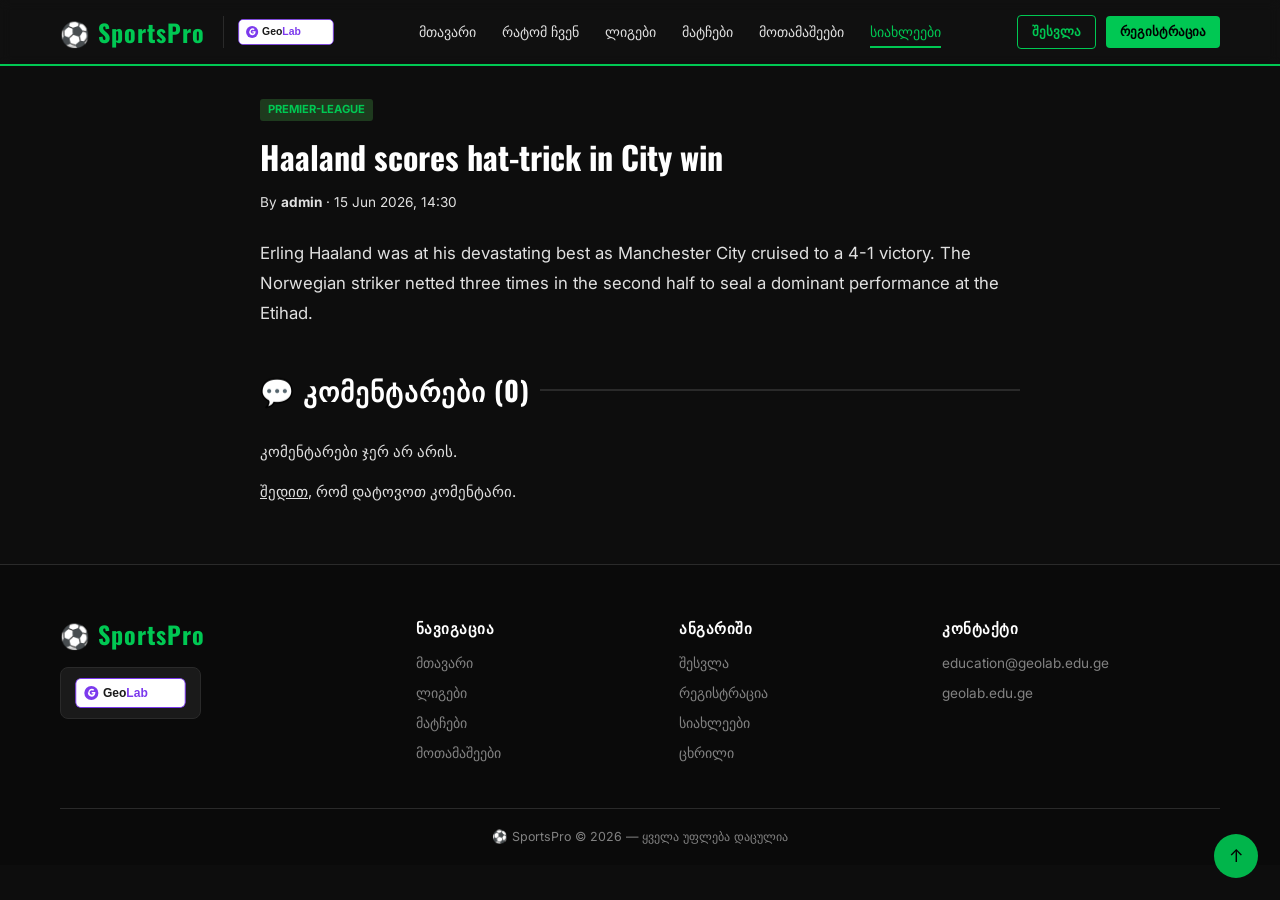
<file: Sports_Portal_SportsPro/news1.html>
<!DOCTYPE html>
<html lang="ka">
<head>
    <meta charset="UTF-8">
    <meta name="viewport" content="width=device-width, initial-scale=1.0">
    <title>Haaland scores hat-trick in City win — SportsPro</title>
    <link rel="stylesheet" href="css/style.css">
    <link rel="preconnect" href="https://fonts.googleapis.com">
    <link href="https://fonts.googleapis.com/css2?family=Oswald:wght@400;600;700&family=Inter:wght@300;400;500&display=swap" rel="stylesheet">
</head>
<body>
<header class="site-header">
    <nav class="navbar" aria-label="Main navigation">
        <div class="container nav-container">
            <div class="brand-group">
                <a href="index.html" class="logo">⚽ SportsPro</a>
                <a href="https://geolab.edu.ge" target="_blank" rel="noopener" class="geolab-badge" title="GeoLab — ახალი ტექნოლოგიების და ინოვაციების ლაბორატორია">
                    <img src="images/geolab-logo.svg" alt="GeoLab ლოგო">
                </a>
            </div>

            <input type="checkbox" id="nav-toggle" class="nav-toggle-checkbox">
            <label for="nav-toggle" class="nav-toggle-label" aria-label="მენიუს გახსნა">
                <span></span><span></span><span></span>
            </label>

            <ul class="nav-menu">
            <li><a href="index.html">მთავარი</a></li>
            <li><a href="index.html#features">რატომ ჩვენ</a></li>
            <li><a href="leagues.html">ლიგები</a></li>
            <li><a href="matches.html">მატჩები</a></li>
            <li><a href="players.html">მოთამაშეები</a></li>
            <li><a href="news.html" class="active">სიახლეები</a></li>
            </ul>

            <div class="nav-buttons">
                <a href="login.html" class="button button-small button-outline">შესვლა</a>
                <a href="register.html" class="button button-small">რეგისტრაცია</a>
            </div>
        </div>
    </nav>
</header>

<main class="page-content">

<article class="container" style="max-width:800px">
    <div style="margin-bottom:10px">
        <span class="status-tag status-upcoming">premier-league</span>
    </div>
    <h1 style="font-family:'Oswald',sans-serif;font-size:2rem;color:#fff;margin-bottom:10px">
        Haaland scores hat-trick in City win
    </h1>
    <p style="color:var(--muted);font-size:0.85rem;margin-bottom:24px">
        By <strong style="color:var(--green)">admin</strong>
        · <time datetime="2026-06-15T14:30">15 Jun 2026, 14:30</time>
    </p>
    <p style="font-size:1.05rem;line-height:1.8;color:var(--text);margin-bottom:40px">
        Erling Haaland was at his devastating best as Manchester City cruised to a 4-1 victory. The Norwegian striker netted three times in the second half to seal a dominant performance at the Etihad.
    </p>

    <!-- Comments -->
    <h2 class="section-heading">💬 კომენტარები (0)</h2>

        <p style="color:var(--muted)">კომენტარები ჯერ არ არის.</p>

    <p style="color:var(--muted);margin-top:16px">
        <a href="login.html" style="color:var(--green)">შედით</a>, რომ დატოვოთ კომენტარი.
    </p>
</article>
</main>

<footer class="footer">
    <div class="container">
        <div class="footer-grid">
            <div class="footer-about">
                <a href="index.html" class="logo">⚽ SportsPro</a>
                <a href="https://geolab.edu.ge" target="_blank" rel="noopener" class="footer-geolab">
                    <img src="images/geolab-logo.svg" alt="GeoLab ლოგო">
                </a>
            </div>
            <div>
                <h4>ნავიგაცია</h4>
                <ul>
                    <li><a href="index.html">მთავარი</a></li>
                    <li><a href="leagues.html">ლიგები</a></li>
                    <li><a href="matches.html">მატჩები</a></li>
                    <li><a href="players.html">მოთამაშეები</a></li>
                </ul>
            </div>
            <div>
                <h4>ანგარიში</h4>
                <ul>
                    <li><a href="login.html">შესვლა</a></li>
                    <li><a href="register.html">რეგისტრაცია</a></li>
                    <li><a href="news.html">სიახლეები</a></li>
                    <li><a href="standings.html">ცხრილი</a></li>
                </ul>
            </div>
            <div>
                <h4>კონტაქტი</h4>
                <ul>
                    <li><a href="mailto:education@geolab.edu.ge">education@geolab.edu.ge</a></li>
                    <li><a href="https://geolab.edu.ge" target="_blank" rel="noopener">geolab.edu.ge</a></li>
                </ul>
            </div>
        </div>
        <div class="footer-bottom">
            <p>⚽ SportsPro &copy; 2026 — ყველა უფლება დაცულია</p>
        </div>
    </div>
</footer>

<a href="#" class="to-top" aria-label="ზემოთ დაბრუნება">↑</a>

</body>
</html>
</file>
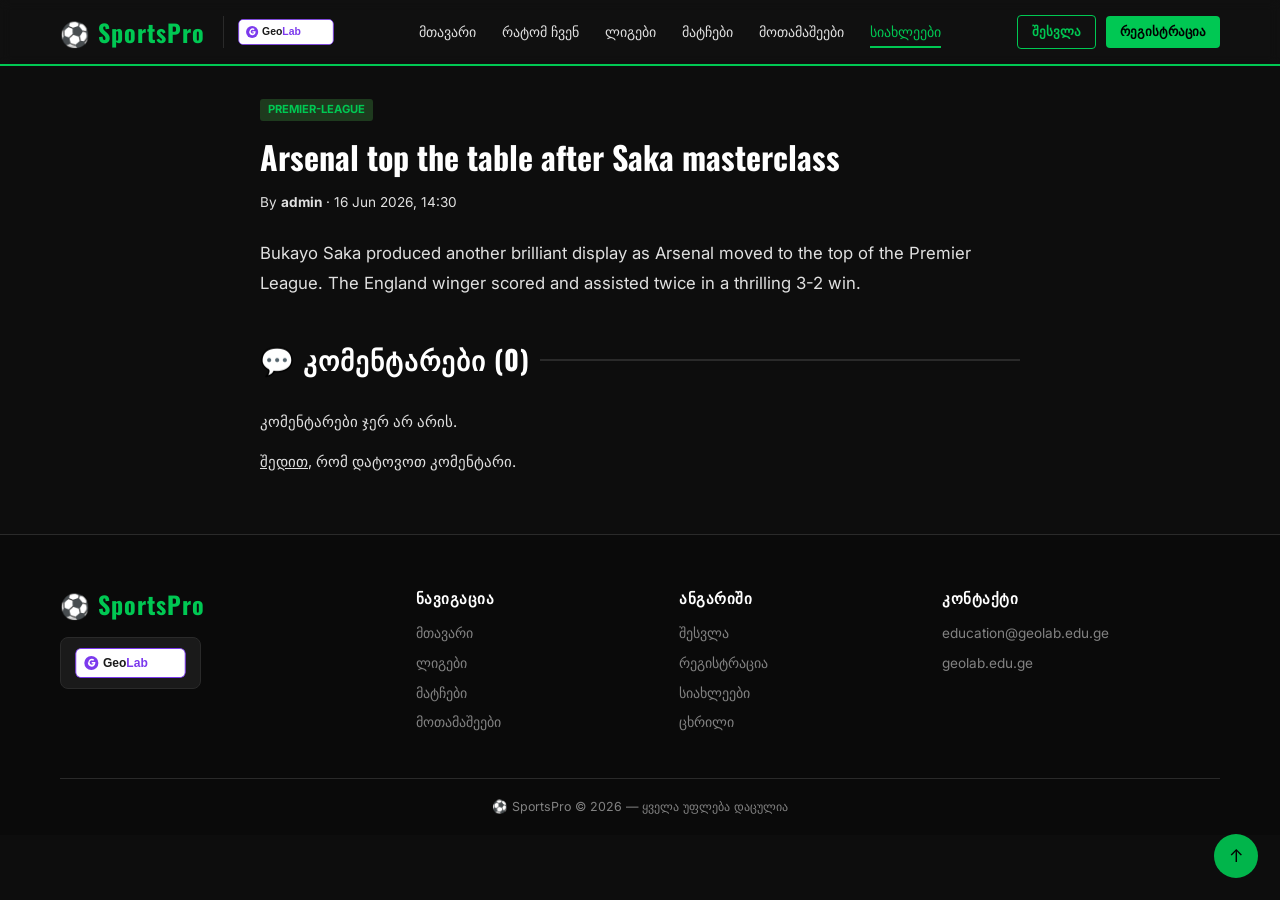
<file: Sports_Portal_SportsPro/news2.html>
<!DOCTYPE html>
<html lang="ka">
<head>
    <meta charset="UTF-8">
    <meta name="viewport" content="width=device-width, initial-scale=1.0">
    <title>Arsenal top the table after Saka masterclass — SportsPro</title>
    <link rel="stylesheet" href="css/style.css">
    <link rel="preconnect" href="https://fonts.googleapis.com">
    <link href="https://fonts.googleapis.com/css2?family=Oswald:wght@400;600;700&family=Inter:wght@300;400;500&display=swap" rel="stylesheet">
</head>
<body>
<header class="site-header">
    <nav class="navbar" aria-label="Main navigation">
        <div class="container nav-container">
            <div class="brand-group">
                <a href="index.html" class="logo">⚽ SportsPro</a>
                <a href="https://geolab.edu.ge" target="_blank" rel="noopener" class="geolab-badge" title="GeoLab — ახალი ტექნოლოგიების და ინოვაციების ლაბორატორია">
                    <img src="images/geolab-logo.svg" alt="GeoLab ლოგო">
                </a>
            </div>

            <input type="checkbox" id="nav-toggle" class="nav-toggle-checkbox">
            <label for="nav-toggle" class="nav-toggle-label" aria-label="მენიუს გახსნა">
                <span></span><span></span><span></span>
            </label>

            <ul class="nav-menu">
            <li><a href="index.html">მთავარი</a></li>
            <li><a href="index.html#features">რატომ ჩვენ</a></li>
            <li><a href="leagues.html">ლიგები</a></li>
            <li><a href="matches.html">მატჩები</a></li>
            <li><a href="players.html">მოთამაშეები</a></li>
            <li><a href="news.html" class="active">სიახლეები</a></li>
            </ul>

            <div class="nav-buttons">
                <a href="login.html" class="button button-small button-outline">შესვლა</a>
                <a href="register.html" class="button button-small">რეგისტრაცია</a>
            </div>
        </div>
    </nav>
</header>

<main class="page-content">

<article class="container" style="max-width:800px">
    <div style="margin-bottom:10px">
        <span class="status-tag status-upcoming">premier-league</span>
    </div>
    <h1 style="font-family:'Oswald',sans-serif;font-size:2rem;color:#fff;margin-bottom:10px">
        Arsenal top the table after Saka masterclass
    </h1>
    <p style="color:var(--muted);font-size:0.85rem;margin-bottom:24px">
        By <strong style="color:var(--green)">admin</strong>
        · <time datetime="2026-06-16T14:30">16 Jun 2026, 14:30</time>
    </p>
    <p style="font-size:1.05rem;line-height:1.8;color:var(--text);margin-bottom:40px">
        Bukayo Saka produced another brilliant display as Arsenal moved to the top of the Premier League. The England winger scored and assisted twice in a thrilling 3-2 win.
    </p>

    <!-- Comments -->
    <h2 class="section-heading">💬 კომენტარები (0)</h2>

        <p style="color:var(--muted)">კომენტარები ჯერ არ არის.</p>

    <p style="color:var(--muted);margin-top:16px">
        <a href="login.html" style="color:var(--green)">შედით</a>, რომ დატოვოთ კომენტარი.
    </p>
</article>
</main>

<footer class="footer">
    <div class="container">
        <div class="footer-grid">
            <div class="footer-about">
                <a href="index.html" class="logo">⚽ SportsPro</a>
                <a href="https://geolab.edu.ge" target="_blank" rel="noopener" class="footer-geolab">
                    <img src="images/geolab-logo.svg" alt="GeoLab ლოგო">
                </a>
            </div>
            <div>
                <h4>ნავიგაცია</h4>
                <ul>
                    <li><a href="index.html">მთავარი</a></li>
                    <li><a href="leagues.html">ლიგები</a></li>
                    <li><a href="matches.html">მატჩები</a></li>
                    <li><a href="players.html">მოთამაშეები</a></li>
                </ul>
            </div>
            <div>
                <h4>ანგარიში</h4>
                <ul>
                    <li><a href="login.html">შესვლა</a></li>
                    <li><a href="register.html">რეგისტრაცია</a></li>
                    <li><a href="news.html">სიახლეები</a></li>
                    <li><a href="standings.html">ცხრილი</a></li>
                </ul>
            </div>
            <div>
                <h4>კონტაქტი</h4>
                <ul>
                    <li><a href="mailto:education@geolab.edu.ge">education@geolab.edu.ge</a></li>
                    <li><a href="https://geolab.edu.ge" target="_blank" rel="noopener">geolab.edu.ge</a></li>
                </ul>
            </div>
        </div>
        <div class="footer-bottom">
            <p>⚽ SportsPro &copy; 2026 — ყველა უფლება დაცულია</p>
        </div>
    </div>
</footer>

<a href="#" class="to-top" aria-label="ზემოთ დაბრუნება">↑</a>

</body>
</html>
</file>
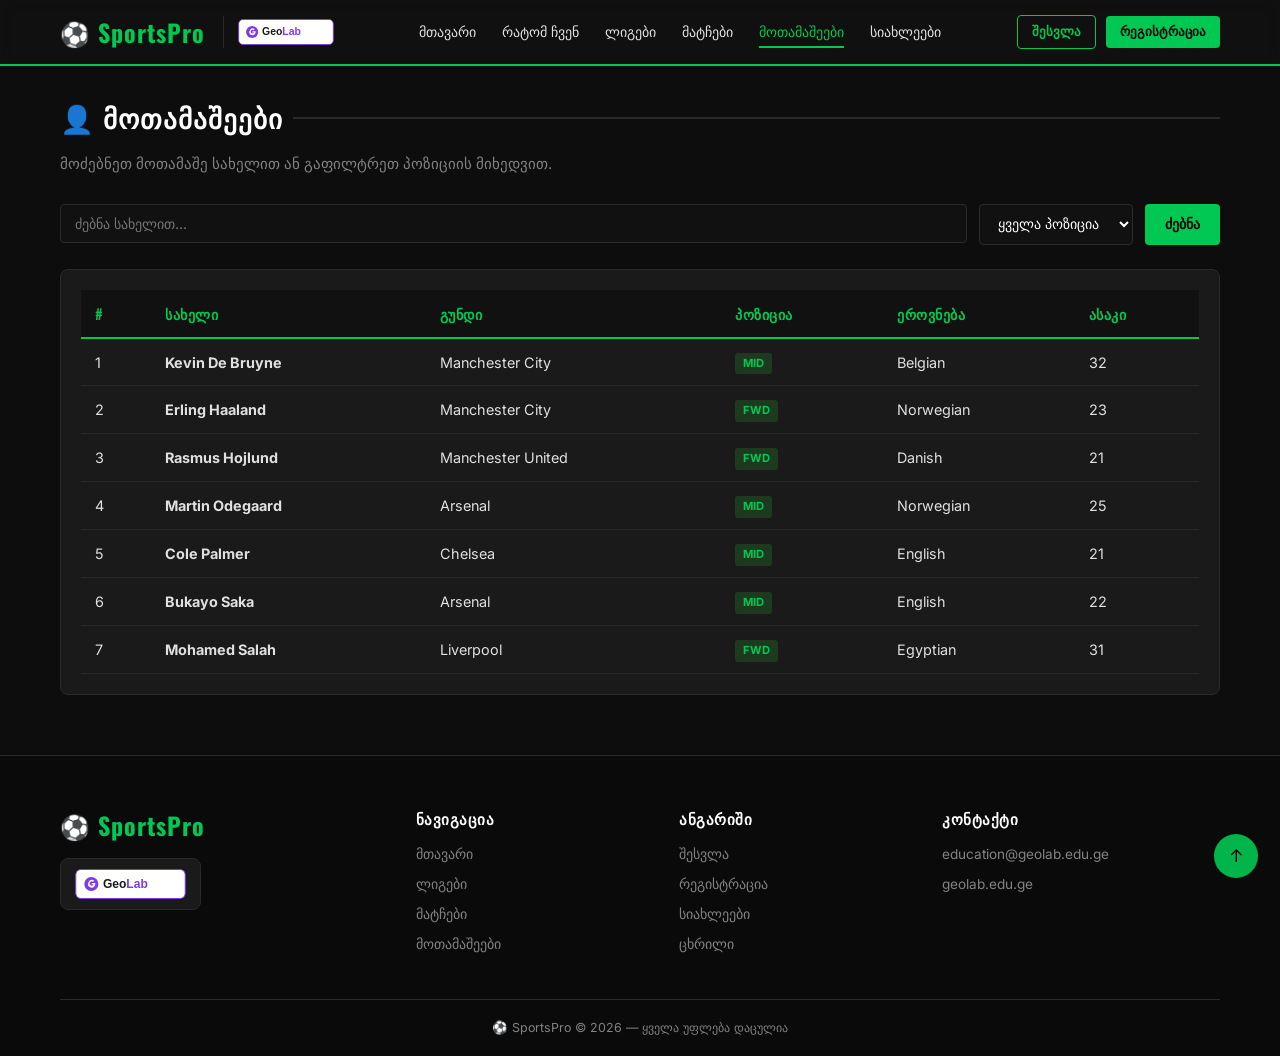
<file: Sports_Portal_SportsPro/players.html>
<!DOCTYPE html>
<html lang="ka">
<head>
    <meta charset="UTF-8">
    <meta name="viewport" content="width=device-width, initial-scale=1.0">
    <title>მოთამაშეები — SportsPro</title>
    <link rel="stylesheet" href="css/style.css">
    <link rel="preconnect" href="https://fonts.googleapis.com">
    <link href="https://fonts.googleapis.com/css2?family=Oswald:wght@400;600;700&family=Inter:wght@300;400;500&display=swap" rel="stylesheet">
</head>
<body>
<header class="site-header">
    <nav class="navbar" aria-label="Main navigation">
        <div class="container nav-container">
            <div class="brand-group">
                <a href="index.html" class="logo">⚽ SportsPro</a>
                <a href="https://geolab.edu.ge" target="_blank" rel="noopener" class="geolab-badge" title="GeoLab — ახალი ტექნოლოგიების და ინოვაციების ლაბორატორია">
                    <img src="images/geolab-logo.svg" alt="GeoLab ლოგო">
                </a>
            </div>

            <input type="checkbox" id="nav-toggle" class="nav-toggle-checkbox">
            <label for="nav-toggle" class="nav-toggle-label" aria-label="მენიუს გახსნა">
                <span></span><span></span><span></span>
            </label>

            <ul class="nav-menu">
            <li><a href="index.html">მთავარი</a></li>
            <li><a href="index.html#features">რატომ ჩვენ</a></li>
            <li><a href="leagues.html">ლიგები</a></li>
            <li><a href="matches.html">მატჩები</a></li>
            <li><a href="players.html" class="active">მოთამაშეები</a></li>
            <li><a href="news.html">სიახლეები</a></li>
            </ul>

            <div class="nav-buttons">
                <a href="login.html" class="button button-small button-outline">შესვლა</a>
                <a href="register.html" class="button button-small">რეგისტრაცია</a>
            </div>
        </div>
    </nav>
</header>

<main class="page-content">

<div class="container">
    <h1 class="section-heading">👤 მოთამაშეები</h1>
    <p class="section-sub">მოძებნეთ მოთამაშე სახელით ან გაფილტრეთ პოზიციის მიხედვით.</p>

    <!-- Filter form -->
    <form style="display:flex;gap:12px;margin-bottom:24px;flex-wrap:wrap" aria-label="მოთამაშეების ძიება">
        <div class="input-group" style="margin:0;flex:1;min-width:180px">
            <label for="player-search" class="visually-hidden">სახელი</label>
            <input id="player-search" type="text" name="q" placeholder="ძებნა სახელით...">
        </div>
        <div class="input-group" style="margin:0">
            <label for="player-position" class="visually-hidden">პოზიცია</label>
            <select id="player-position" name="pos">
                <option value="">ყველა პოზიცია</option>
                <option value="GK">მეკარე</option>
                <option value="DEF">დამცველი</option>
                <option value="MID">ნახევარმცველი</option>
                <option value="FWD">თავდამსხმელი</option>
            </select>
        </div>
        <button type="submit" class="button">ძებნა</button>
    </form>

    <div class="table-container card">
        <table>
            <caption class="visually-hidden">მოთამაშეების სია</caption>
            <thead>
                <tr>
                    <th scope="col">#</th><th scope="col">სახელი</th><th scope="col">გუნდი</th>
                    <th scope="col">პოზიცია</th><th scope="col">ეროვნება</th><th scope="col">ასაკი</th>
                </tr>
            </thead>
            <tbody>
                <tr>
                    <td>1</td>
                    <td><strong>Kevin De Bruyne</strong></td>
                    <td>Manchester City</td>
                    <td><span class="status-tag status-upcoming">MID</span></td>
                    <td>Belgian</td>
                    <td>32</td>
                </tr>
                <tr>
                    <td>2</td>
                    <td><strong>Erling Haaland</strong></td>
                    <td>Manchester City</td>
                    <td><span class="status-tag status-upcoming">FWD</span></td>
                    <td>Norwegian</td>
                    <td>23</td>
                </tr>
                <tr>
                    <td>3</td>
                    <td><strong>Rasmus Hojlund</strong></td>
                    <td>Manchester United</td>
                    <td><span class="status-tag status-upcoming">FWD</span></td>
                    <td>Danish</td>
                    <td>21</td>
                </tr>
                <tr>
                    <td>4</td>
                    <td><strong>Martin Odegaard</strong></td>
                    <td>Arsenal</td>
                    <td><span class="status-tag status-upcoming">MID</span></td>
                    <td>Norwegian</td>
                    <td>25</td>
                </tr>
                <tr>
                    <td>5</td>
                    <td><strong>Cole Palmer</strong></td>
                    <td>Chelsea</td>
                    <td><span class="status-tag status-upcoming">MID</span></td>
                    <td>English</td>
                    <td>21</td>
                </tr>
                <tr>
                    <td>6</td>
                    <td><strong>Bukayo Saka</strong></td>
                    <td>Arsenal</td>
                    <td><span class="status-tag status-upcoming">MID</span></td>
                    <td>English</td>
                    <td>22</td>
                </tr>
                <tr>
                    <td>7</td>
                    <td><strong>Mohamed Salah</strong></td>
                    <td>Liverpool</td>
                    <td><span class="status-tag status-upcoming">FWD</span></td>
                    <td>Egyptian</td>
                    <td>31</td>
                </tr>
            </tbody>
        </table>
    </div>
</div>
</main>

<footer class="footer">
    <div class="container">
        <div class="footer-grid">
            <div class="footer-about">
                <a href="index.html" class="logo">⚽ SportsPro</a>
                <a href="https://geolab.edu.ge" target="_blank" rel="noopener" class="footer-geolab">
                    <img src="images/geolab-logo.svg" alt="GeoLab ლოგო">
                </a>
            </div>
            <div>
                <h4>ნავიგაცია</h4>
                <ul>
                    <li><a href="index.html">მთავარი</a></li>
                    <li><a href="leagues.html">ლიგები</a></li>
                    <li><a href="matches.html">მატჩები</a></li>
                    <li><a href="players.html">მოთამაშეები</a></li>
                </ul>
            </div>
            <div>
                <h4>ანგარიში</h4>
                <ul>
                    <li><a href="login.html">შესვლა</a></li>
                    <li><a href="register.html">რეგისტრაცია</a></li>
                    <li><a href="news.html">სიახლეები</a></li>
                    <li><a href="standings.html">ცხრილი</a></li>
                </ul>
            </div>
            <div>
                <h4>კონტაქტი</h4>
                <ul>
                    <li><a href="mailto:education@geolab.edu.ge">education@geolab.edu.ge</a></li>
                    <li><a href="https://geolab.edu.ge" target="_blank" rel="noopener">geolab.edu.ge</a></li>
                </ul>
            </div>
        </div>
        <div class="footer-bottom">
            <p>⚽ SportsPro &copy; 2026 — ყველა უფლება დაცულია</p>
        </div>
    </div>
</footer>

<a href="#" class="to-top" aria-label="ზემოთ დაბრუნება">↑</a>

</body>
</html>
</file>
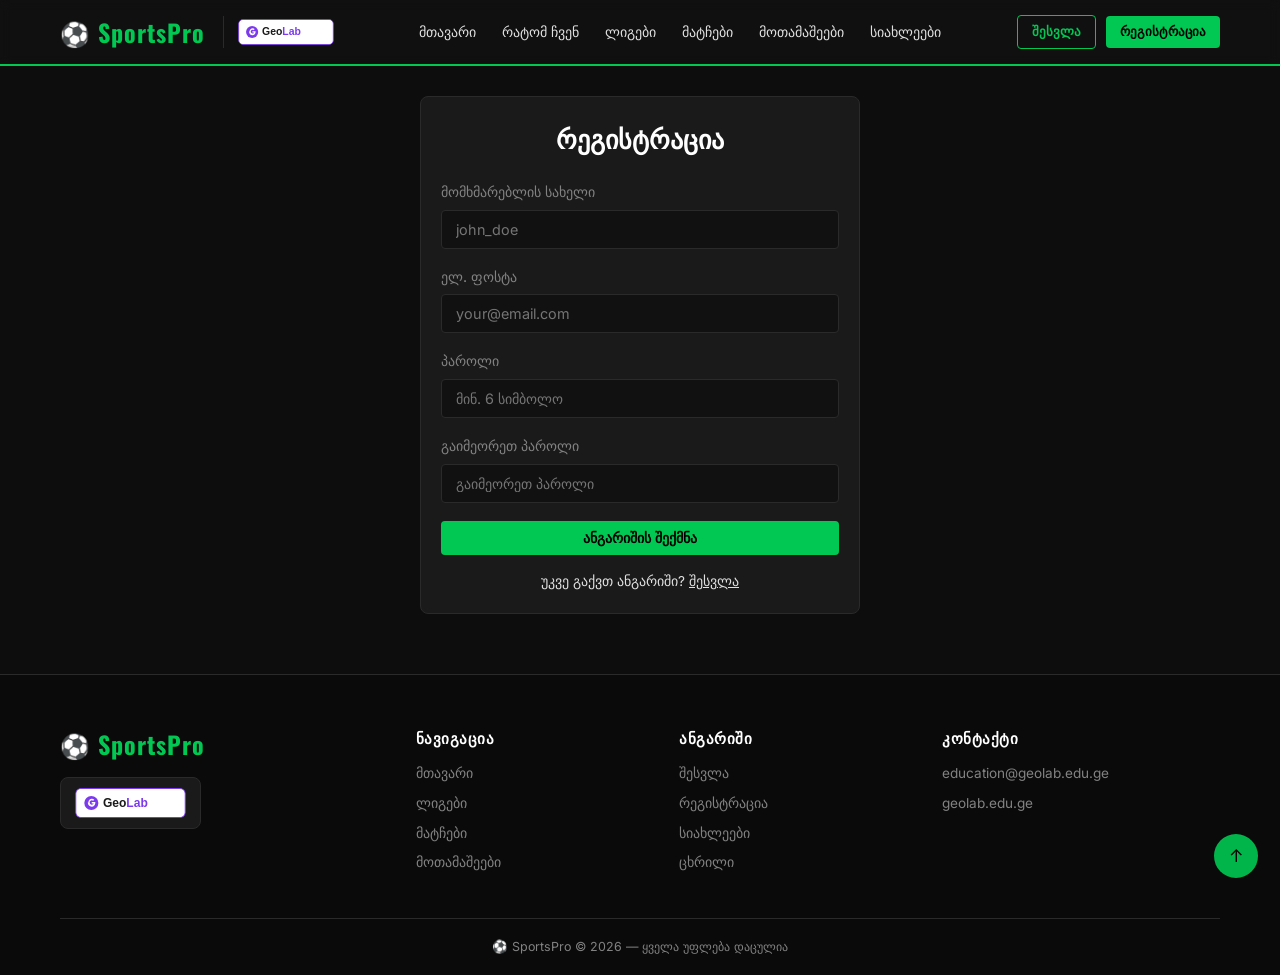
<file: Sports_Portal_SportsPro/register.html>
<!DOCTYPE html>
<html lang="ka">
<head>
    <meta charset="UTF-8">
    <meta name="viewport" content="width=device-width, initial-scale=1.0">
    <title>რეგისტრაცია — SportsPro</title>
    <link rel="stylesheet" href="css/style.css">
    <link rel="preconnect" href="https://fonts.googleapis.com">
    <link href="https://fonts.googleapis.com/css2?family=Oswald:wght@400;600;700&family=Inter:wght@300;400;500&display=swap" rel="stylesheet">
</head>
<body>
<header class="site-header">
    <nav class="navbar" aria-label="Main navigation">
        <div class="container nav-container">
            <div class="brand-group">
                <a href="index.html" class="logo">⚽ SportsPro</a>
                <a href="https://geolab.edu.ge" target="_blank" rel="noopener" class="geolab-badge" title="GeoLab — ახალი ტექნოლოგიების და ინოვაციების ლაბორატორია">
                    <img src="images/geolab-logo.svg" alt="GeoLab ლოგო">
                </a>
            </div>

            <input type="checkbox" id="nav-toggle" class="nav-toggle-checkbox">
            <label for="nav-toggle" class="nav-toggle-label" aria-label="მენიუს გახსნა">
                <span></span><span></span><span></span>
            </label>

            <ul class="nav-menu">
            <li><a href="index.html">მთავარი</a></li>
            <li><a href="index.html#features">რატომ ჩვენ</a></li>
            <li><a href="leagues.html">ლიგები</a></li>
            <li><a href="matches.html">მატჩები</a></li>
            <li><a href="players.html">მოთამაშეები</a></li>
            <li><a href="news.html">სიახლეები</a></li>
            </ul>

            <div class="nav-buttons">
                <a href="login.html" class="button button-small button-outline">შესვლა</a>
                <a href="register.html" class="button button-small">რეგისტრაცია</a>
            </div>
        </div>
    </nav>
</header>

<main class="page-content">

<div class="container">
    <section class="auth-box" aria-labelledby="register-heading">
        <h1 id="register-heading" class="auth-title">რეგისტრაცია</h1>
        <form>
            <div class="input-group">
                <label for="reg-username">მომხმარებლის სახელი</label>
                <input id="reg-username" type="text" name="username" required placeholder="john_doe" autocomplete="username">
            </div>
            <div class="input-group">
                <label for="reg-email">ელ. ფოსტა</label>
                <input id="reg-email" type="email" name="email" required placeholder="your@email.com" autocomplete="email">
            </div>
            <div class="input-group">
                <label for="reg-password">პაროლი</label>
                <input id="reg-password" type="password" name="password" required placeholder="მინ. 6 სიმბოლო" autocomplete="new-password" minlength="6">
            </div>
            <div class="input-group">
                <label for="reg-confirm">გაიმეორეთ პაროლი</label>
                <input id="reg-confirm" type="password" name="confirm" required placeholder="გაიმეორეთ პაროლი" autocomplete="new-password" minlength="6">
            </div>
            <button type="submit" class="button button-full">ანგარიშის შექმნა</button>
        </form>
        <p style="text-align:center;margin-top:16px;font-size:0.85rem;color:var(--muted)">
            უკვე გაქვთ ანგარიში? <a href="login.html" style="color:var(--green)">შესვლა</a>
        </p>
    </section>
</div>
</main>

<footer class="footer">
    <div class="container">
        <div class="footer-grid">
            <div class="footer-about">
                <a href="index.html" class="logo">⚽ SportsPro</a>
                <a href="https://geolab.edu.ge" target="_blank" rel="noopener" class="footer-geolab">
                    <img src="images/geolab-logo.svg" alt="GeoLab ლოგო">
                </a>
            </div>
            <div>
                <h4>ნავიგაცია</h4>
                <ul>
                    <li><a href="index.html">მთავარი</a></li>
                    <li><a href="leagues.html">ლიგები</a></li>
                    <li><a href="matches.html">მატჩები</a></li>
                    <li><a href="players.html">მოთამაშეები</a></li>
                </ul>
            </div>
            <div>
                <h4>ანგარიში</h4>
                <ul>
                    <li><a href="login.html">შესვლა</a></li>
                    <li><a href="register.html">რეგისტრაცია</a></li>
                    <li><a href="news.html">სიახლეები</a></li>
                    <li><a href="standings.html">ცხრილი</a></li>
                </ul>
            </div>
            <div>
                <h4>კონტაქტი</h4>
                <ul>
                    <li><a href="mailto:education@geolab.edu.ge">education@geolab.edu.ge</a></li>
                    <li><a href="https://geolab.edu.ge" target="_blank" rel="noopener">geolab.edu.ge</a></li>
                </ul>
            </div>
        </div>
        <div class="footer-bottom">
            <p>⚽ SportsPro &copy; 2026 — ყველა უფლება დაცულია</p>
        </div>
    </div>
</footer>

<a href="#" class="to-top" aria-label="ზემოთ დაბრუნება">↑</a>

</body>
</html>
</file>
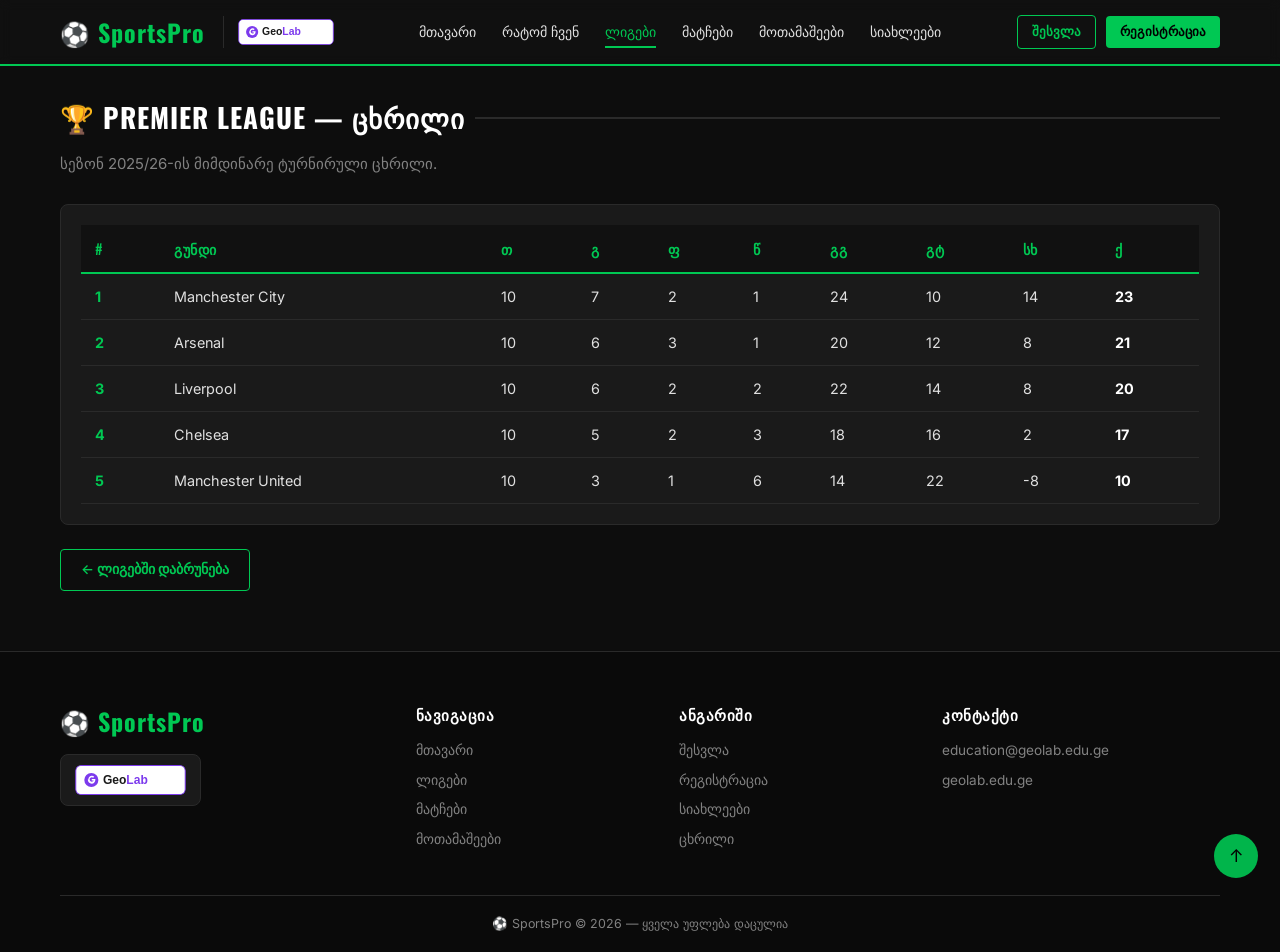
<file: Sports_Portal_SportsPro/standings.html>
<!DOCTYPE html>
<html lang="ka">
<head>
    <meta charset="UTF-8">
    <meta name="viewport" content="width=device-width, initial-scale=1.0">
    <title>ცხრილი — SportsPro</title>
    <link rel="stylesheet" href="css/style.css">
    <link rel="preconnect" href="https://fonts.googleapis.com">
    <link href="https://fonts.googleapis.com/css2?family=Oswald:wght@400;600;700&family=Inter:wght@300;400;500&display=swap" rel="stylesheet">
</head>
<body>
<header class="site-header">
    <nav class="navbar" aria-label="Main navigation">
        <div class="container nav-container">
            <div class="brand-group">
                <a href="index.html" class="logo">⚽ SportsPro</a>
                <a href="https://geolab.edu.ge" target="_blank" rel="noopener" class="geolab-badge" title="GeoLab — ახალი ტექნოლოგიების და ინოვაციების ლაბორატორია">
                    <img src="images/geolab-logo.svg" alt="GeoLab ლოგო">
                 
                </a>
            </div>

            <input type="checkbox" id="nav-toggle" class="nav-toggle-checkbox">
            <label for="nav-toggle" class="nav-toggle-label" aria-label="მენიუს გახსნა">
                <span></span><span></span><span></span>
            </label>

            <ul class="nav-menu">
            <li><a href="index.html">მთავარი</a></li>
            <li><a href="index.html#features">რატომ ჩვენ</a></li>
            <li><a href="leagues.html" class="active">ლიგები</a></li>
            <li><a href="matches.html">მატჩები</a></li>
            <li><a href="players.html">მოთამაშეები</a></li>
            <li><a href="news.html">სიახლეები</a></li>
            </ul>

            <div class="nav-buttons">
                <a href="login.html" class="button button-small button-outline">შესვლა</a>
                <a href="register.html" class="button button-small">რეგისტრაცია</a>
            </div>
        </div>
    </nav>
</header>

<main class="page-content">

<div class="container">
    <h1 class="section-heading">🏆 Premier League — ცხრილი</h1>
    <p class="section-sub">სეზონ 2025/26-ის მიმდინარე ტურნირული ცხრილი.</p>

    <div class="table-container card">
        <table>
            <caption class="visually-hidden">Premier League-ის ტურნირული ცხრილი</caption>
            <thead>
                <tr>
                    <th scope="col">#</th><th scope="col">გუნდი</th><th scope="col">თ</th>
                    <th scope="col">გ</th><th scope="col">ფ</th><th scope="col">წ</th>
                    <th scope="col">გგ</th><th scope="col">გტ</th><th scope="col">სხ</th><th scope="col">ქ</th>
                </tr>
            </thead>
            <tbody>
                <tr>
                    <td class="rank-number">1</td>
                    <td>Manchester City</td>
                    <td>10</td><td>7</td><td>2</td><td>1</td>
                    <td>24</td><td>10</td><td>14</td><td class="points">23</td>
                </tr>
                <tr>
                    <td class="rank-number">2</td>
                    <td>Arsenal</td>
                    <td>10</td><td>6</td><td>3</td><td>1</td>
                    <td>20</td><td>12</td><td>8</td><td class="points">21</td>
                </tr>
                <tr>
                    <td class="rank-number">3</td>
                    <td>Liverpool</td>
                    <td>10</td><td>6</td><td>2</td><td>2</td>
                    <td>22</td><td>14</td><td>8</td><td class="points">20</td>
                </tr>
                <tr>
                    <td class="rank-number">4</td>
                    <td>Chelsea</td>
                    <td>10</td><td>5</td><td>2</td><td>3</td>
                    <td>18</td><td>16</td><td>2</td><td class="points">17</td>
                </tr>
                <tr>
                    <td class="rank-number">5</td>
                    <td>Manchester United</td>
                    <td>10</td><td>3</td><td>1</td><td>6</td>
                    <td>14</td><td>22</td><td>-8</td><td class="points">10</td>
                </tr>
            </tbody>
        </table>
    </div>

    <br>
    <a href="leagues.html" class="button button-outline">← ლიგებში დაბრუნება</a>
</div>
</main>

<footer class="footer">
    <div class="container">
        <div class="footer-grid">
            <div class="footer-about">
                <a href="index.html" class="logo">⚽ SportsPro</a>
                <a href="https://geolab.edu.ge" target="_blank" rel="noopener" class="footer-geolab">
                    <img src="images/geolab-logo.svg" alt="GeoLab ლოგო">
                </a>
            </div>
            <div>
                <h4>ნავიგაცია</h4>
                <ul>
                    <li><a href="index.html">მთავარი</a></li>
                    <li><a href="leagues.html">ლიგები</a></li>
                    <li><a href="matches.html">მატჩები</a></li>
                    <li><a href="players.html">მოთამაშეები</a></li>
                </ul>
            </div>
            <div>
                <h4>ანგარიში</h4>
                <ul>
                    <li><a href="login.html">შესვლა</a></li>
                    <li><a href="register.html">რეგისტრაცია</a></li>
                    <li><a href="news.html">სიახლეები</a></li>
                    <li><a href="standings.html">ცხრილი</a></li>
                </ul>
            </div>
            <div>
                <h4>კონტაქტი</h4>
                <ul>
                    <li><a href="mailto:education@geolab.edu.ge">education@geolab.edu.ge</a></li>
                    <li><a href="https://geolab.edu.ge" target="_blank" rel="noopener">geolab.edu.ge</a></li>
                </ul>
            </div>
        </div>
        <div class="footer-bottom">
            <p>⚽ SportsPro &copy; 2026 — ყველა უფლება დაცულია</p>
        </div>
    </div>
</footer>

<a href="#" class="to-top" aria-label="ზემოთ დაბრუნება">↑</a>

</body>
</html>
</file>
<file: Homework12/css/main.css>
html,body,div,span,applet,object,iframe,h1,h2,h3,h4,h5,h6,p,blockquote,pre,a,abbr,acronym,address,big,cite,code,del,dfn,em,img,ins,kbd,q,s,samp,small,strike,strong,sub,sup,tt,var,b,u,i,center,dl,dt,dd,ol,ul,li,fieldset,form,label,legend,table,caption,tbody,tfoot,thead,tr,th,td,article,aside,canvas,details,embed,figure,figcaption,footer,header,hgroup,menu,nav,output,ruby,section,summary,time,mark,audio,video{margin:0;padding:0;border:0;font-size:100%;font:inherit;vertical-align:baseline}article,aside,details,figcaption,figure,footer,header,hgroup,menu,nav,section{display:block}body{line-height:1}ol,ul{list-style:none}blockquote,q{quotes:none}blockquote:before,blockquote:after,q:before,q:after{content:"";content:none}table{border-collapse:collapse;border-spacing:0}*{box-sizing:border-box}body{font-family:Arial,Helvetica,sans-serif}.container{max-width:1204px;margin:auto}header{height:50px;position:sticky;top:0px;background-color:#fff}header .header-content{display:flex;align-items:center;justify-content:space-between;height:100%}header .header-content .nav{display:flex;align-items:center;column-gap:50px}header .header-content .nav .nav-list{display:flex;column-gap:65px}header .header-content .nav .social-media-list{display:flex;column-gap:20px}.hero{display:flex;justify-content:space-between;align-items:center;min-height:400px;padding:50px 0px}.hero h1{font-size:58px;font-weight:bold;max-width:600px}.hero .developer-hero{max-width:500px;height:100%}.tech-stack{text-align:center}.tech-stack h2{color:red}.tech-stack p{color:green}
</file>
<file: Homework6/css/style.css>
.header{
    width:  1312px;
    margin: auto;
  display: flex;
  justify-content: space-between;
  align-items: center;
  height: 70px;
  position: sticky;
  z-index:100 ;
  top: 0;
  background-color: #fff;
  
}
.list{
    display: flex;
    gap:60px;
}
a{
    color:black;
}
.icons{
    display: flex;
    gap: 60px;
     align-items: center;

}
.header-nav{
    display: flex;
    gap: 60px; 
 align-items: center;

}
.user-icon{
    width: 40px;
  height: 40px;
  border: 1px solid #69306d;
  border-radius: 50%;
  display: flex;
  align-items: center;
  justify-content: center;
}
.container {
  width: 1312px;
  margin: auto;
}
.hero {
  margin-top: 100px;
  display: flex;
  justify-content: space-between;
}

.product-images {
  width: 646px;
  height: 535px;
  display: flex;
  column-gap: 20px;
}

.product-text {
  width: 593px;
  height: 535px;

}

.product-gallery {
  width: 91px;
  height: 535px;
}

.main-image {
  height: 535px;
  width: 535px;
  border-radius: 10px;
}

.images-list {
  display: flex;
  flex-direction: column;
  row-gap: 20px;
}

.images-list img {
  display: block;
  border-radius: 10px;
}
.stars{
    display: flex;

}
/*.stars:active {
    background-color: yellow;
}*/
.product-text{
    display: flex;
    flex-direction: column;
    row-gap: 20px;
}
.title{
    font-weight: 700;
    font-style:bold ;
    font-size: 33px;
    line-height: 40px;
    letter-spacing: 4%;
}
.stars{
    display: flex;
    align-items: center;
    gap:5px;
}
.title_div{
    display: flex;
    flex-direction: column;
    row-gap: 7px;
}
.price{
     font-weight: 700;
    font-style:bold ;
    font-size: 30px;
    line-height: 100px;
    letter-spacing: 4%;
    color: #69306D;
}
.colors p{
     font-weight: 600;
    font-style:bold ;
    font-size: 20px;
    letter-spacing: 2%;
   color: #000000CC;
}
.colors{
    display: flex;
    flex-direction: column;
    row-gap: 6px;
}
.colors img{
    height: 50px;
    width: 50px;
}
.colors_logos{
    display: flex;
    gap: 8px;
}
.buttons{
    display: flex;
    flex-direction: column;
    row-gap: 16px;
}
.first_line{
    display: flex;
    align-items: center;
    gap: 65px;
}
.cart{
    color: #69306D;
    width: 400px;
    height: 65px;
    background-color: #F2D7EE;
    border:1px solid #F2D7EE;
    border-radius: 10px;
}

.heart{
    display: flex;
    align-items: center;
    justify-content: center;
    border: 1px solid rgb(65, 64, 64);
    width: 91px;
    height: 65px;
    border-radius: 20px;
}
.buy{
    color: #fff;
      width: 580px;
    height: 65px;
    background-color: #69306D;
    border: 1px solid #69306D;
    border-radius: 10px;
}
</file>
<file: Sports_Portal_SportsPro/css/style.css>
*, *::before, *::after {
  box-sizing: border-box;
  margin: 0;
  padding: 0;
}

html {
  scroll-behavior: smooth;
}

body {
  background: #0d0d0d;
  color: #e0e0e0;
  font-family: "Inter", sans-serif;
  font-size: 15px;
  line-height: 1.6;
  overflow-x: hidden;
}

a {
  color: inherit;
}

img {
  max-width: 100%;
  display: block;
}

ul {
  list-style: none;
}

.container {
  max-width: 1200px;
  margin: 0 auto;
  padding: 0 20px;
}

.visually-hidden {
  position: absolute;
  width: 1px;
  height: 1px;
  padding: 0;
  margin: -1px;
  overflow: hidden;
  clip: rect(0, 0, 0, 0);
  white-space: nowrap;
  border: 0;
}

@keyframes fadeInUp {
  from {
    opacity: 0;
    transform: translateY(24px);
  }
  to {
    opacity: 1;
    transform: translateY(0);
  }
}
@keyframes floatY {
  0%, 100% {
    transform: translateY(0);
  }
  50% {
    transform: translateY(-10px);
  }
}
@keyframes pulseGlow {
  0%, 100% {
    box-shadow: 0 0 0 0 rgba(0, 200, 83, 0.35);
  }
  50% {
    box-shadow: 0 0 0 10px rgba(0, 200, 83, 0);
  }
}
@keyframes underlineGrow {
  from {
    width: 0;
  }
  to {
    width: 100%;
  }
}
.fade-in {
  animation: fadeInUp 0.7s ease both;
}

.three-column-grid > .fade-in:nth-child(1), .four-column-grid > .fade-in:nth-child(1), .two-column-grid > .fade-in:nth-child(1) {
  animation-delay: 0.05s;
}
.three-column-grid > .fade-in:nth-child(2), .four-column-grid > .fade-in:nth-child(2), .two-column-grid > .fade-in:nth-child(2) {
  animation-delay: 0.15s;
}
.three-column-grid > .fade-in:nth-child(3), .four-column-grid > .fade-in:nth-child(3), .two-column-grid > .fade-in:nth-child(3) {
  animation-delay: 0.25s;
}
.three-column-grid > .fade-in:nth-child(4), .four-column-grid > .fade-in:nth-child(4), .two-column-grid > .fade-in:nth-child(4) {
  animation-delay: 0.35s;
}

.site-header {
  position: sticky;
  top: 0;
  z-index: 200;
}

.navbar {
  background: rgba(17, 17, 17, 0.92);
  backdrop-filter: blur(6px);
  border-bottom: 2px solid #00c853;
}

.nav-container {
  display: flex;
  justify-content: space-between;
  align-items: center;
  height: 64px;
  gap: 16px;
}

.brand-group {
  display: flex;
  justify-content: flex-start;
  align-items: center;
  gap: 14px;
}

.logo {
  font-family: "Oswald", sans-serif;
  font-size: 1.5rem;
  font-weight: 700;
  color: #00c853;
  text-decoration: none;
  letter-spacing: 1px;
  white-space: nowrap;
}

.geolab-badge {
  display: flex;
  justify-content: flex-start;
  align-items: center;
  gap: 6px;
  padding: 3px 10px 3px 4px;
  border-left: 1px solid #2a2a2a;
  margin-left: 4px;
  padding-left: 14px;
  text-decoration: none;
  transition: opacity 0.2s ease;
}
.geolab-badge img {
  height: 26px;
  width: auto;
  border-radius: 5px;
}
.geolab-badge:hover {
  opacity: 0.8;
}

.nav-menu {
  display: flex;
  justify-content: center;
  align-items: center;
  gap: 26px;
}
.nav-menu a {
  position: relative;
  color: #e0e0e0;
  text-decoration: none;
  font-size: 0.9rem;
  font-weight: 500;
  padding: 6px 0;
  transition: color 0.2s ease;
}
.nav-menu a::after {
  content: "";
  position: absolute;
  left: 0;
  bottom: -2px;
  height: 2px;
  width: 0;
  background: #00c853;
  transition: width 0.35s ease;
}
.nav-menu a:hover {
  color: #00c853;
}
.nav-menu a:hover::after, .nav-menu a.active::after {
  width: 100%;
}
.nav-menu a.active {
  color: #00c853;
}

.nav-buttons {
  display: flex;
  justify-content: flex-start;
  align-items: center;
  gap: 10px;
}

.nav-toggle-checkbox {
  display: none;
}

.nav-toggle-label {
  display: none;
  flex-direction: column;
  gap: 5px;
  cursor: pointer;
  padding: 6px;
}
.nav-toggle-label span {
  width: 24px;
  height: 2px;
  background: #ffffff;
  transition: transform 0.2s ease, opacity 0.2s ease;
}

.button {
  display: inline-block;
  padding: 9px 20px;
  background: #00c853;
  color: #000;
  font-weight: 600;
  font-size: 0.85rem;
  border-radius: 4px;
  text-decoration: none;
  border: none;
  cursor: pointer;
  transition: transform 0.2s ease, opacity 0.2s ease, box-shadow 0.2s ease;
}
.button:hover {
  opacity: 0.88;
  transform: translateY(-2px);
  box-shadow: 0 6px 16px rgba(0, 200, 83, 0.25);
}
.button:active {
  transform: translateY(0);
}

.button-outline {
  background: transparent;
  color: #00c853;
  border: 1px solid #00c853;
}
.button-outline:hover {
  background: rgba(0, 200, 83, 0.08);
}

.button-small {
  padding: 6px 14px;
  font-size: 0.8rem;
}

.button-red {
  background: #e53935;
  color: #fff;
}

.button-full {
  display: block;
  width: 100%;
  text-align: center;
}

.page-content {
  padding: 30px 0 60px;
}

.hero {
  position: relative;
  padding: 70px 0;
  padding-top: 90px;
  background: radial-gradient(circle at 80% 20%, rgba(0, 200, 83, 0.12), transparent 45%), linear-gradient(135deg, #111 0%, #122512 100%);
  border-bottom: 1px solid #2a2a2a;
  text-align: center;
  overflow: hidden;
}
.hero .hero-icon {
  font-size: 2.6rem;
  display: inline-block;
  animation: floatY 3.5s ease-in-out infinite;
  margin-bottom: 10px;
}
.hero h1 {
  font-family: "Oswald", sans-serif;
  font-size: clamp(2.2rem, 5vw, 3.4rem);
  color: #ffffff;
  text-transform: uppercase;
  letter-spacing: 2px;
  animation: fadeInUp 0.8s ease both;
}
.hero h1 span {
  color: #00c853;
}
.hero p {
  color: #828282;
  margin-top: 14px;
  font-size: 1.15rem;
  max-width: 560px;
  margin-left: auto;
  margin-right: auto;
  animation: fadeInUp 0.8s ease 0.15s both;
}
.hero .hero-actions {
  margin-top: 30px;
  display: flex;
  justify-content: center;
  align-items: center;
  gap: 14px;
  flex-wrap: wrap;
  animation: fadeInUp 0.8s ease 0.3s both;
}
.hero .hero-stats {
  margin-top: 50px;
  display: flex;
  justify-content: center;
  align-items: stretch;
  flex-wrap: wrap;
  gap: 18px;
}

.stat-pill {
  background: #1a1a1a;
  border: 1px solid #2a2a2a;
  border-radius: 8px;
  padding: 20px;
  transition: border-color 0.2s ease, transform 0.2s ease, box-shadow 0.2s ease;
  flex: 1;
  min-width: 140px;
  text-align: center;
  animation: pulseGlow 3s infinite;
}
.stat-pill strong {
  display: block;
  font-family: "Oswald", sans-serif;
  font-size: 1.8rem;
  color: #00c853;
}
.stat-pill span {
  font-size: 0.78rem;
  color: #828282;
  text-transform: uppercase;
  letter-spacing: 0.5px;
}
.stat-pill:hover {
  transform: translateY(-4px);
  border-color: #00c853;
}

.section-heading {
  font-family: "Oswald", sans-serif;
  font-size: 1.7rem;
  color: #ffffff;
  text-transform: uppercase;
  letter-spacing: 1px;
  margin-bottom: 28px;
  display: flex;
  justify-content: flex-start;
  align-items: center;
  gap: 10px;
}
.section-heading::after {
  content: "";
  flex: 1;
  height: 2px;
  background: #2a2a2a;
}

.section-sub {
  color: #828282;
  max-width: 620px;
  margin: -16px 0 28px;
}

section[id] {
  scroll-margin-top: 76px;
}

.three-column-grid {
  display: grid;
  grid-template-columns: repeat(3, 1fr);
  gap: 20px;
}

.two-column-grid {
  display: grid;
  grid-template-columns: repeat(2, 1fr);
  gap: 20px;
}

.four-column-grid {
  display: grid;
  grid-template-columns: repeat(4, 1fr);
  gap: 16px;
}

.card {
  background: #1a1a1a;
  border: 1px solid #2a2a2a;
  border-radius: 8px;
  padding: 20px;
  transition: border-color 0.2s ease, transform 0.2s ease, box-shadow 0.2s ease;
}
.card:hover {
  border-color: #00c853;
  transform: translateY(-3px);
  box-shadow: 0 10px 24px rgba(0, 0, 0, 0.35);
}

.card-heading {
  font-family: "Oswald", sans-serif;
  font-size: 1rem;
  color: #ffffff;
  text-transform: uppercase;
  letter-spacing: 1px;
  margin-bottom: 14px;
  border-bottom: 1px solid #2a2a2a;
  padding-bottom: 10px;
}

.feature-card {
  background: #1a1a1a;
  border: 1px solid #2a2a2a;
  border-radius: 8px;
  padding: 20px;
  transition: border-color 0.2s ease, transform 0.2s ease, box-shadow 0.2s ease;
  text-align: center;
}
.feature-card .feature-icon {
  font-size: 2rem;
  margin-bottom: 12px;
  transition: transform 0.35s ease;
}
.feature-card h3 {
  font-family: "Oswald", sans-serif;
  color: #ffffff;
  font-size: 1.05rem;
  margin-bottom: 8px;
  text-transform: uppercase;
}
.feature-card p {
  color: #828282;
  font-size: 0.88rem;
}
.feature-card:hover {
  transform: translateY(-6px);
  border-color: #00c853;
}
.feature-card:hover .feature-icon {
  transform: scale(1.15) rotate(-4deg);
}

.table-container {
  overflow-x: auto;
}

table {
  width: 100%;
  border-collapse: collapse;
  font-size: 0.9rem;
}

thead th {
  background: #111;
  color: #00c853;
  font-family: "Oswald", sans-serif;
  font-weight: 600;
  text-transform: uppercase;
  letter-spacing: 0.5px;
  padding: 12px 14px;
  text-align: left;
  border-bottom: 2px solid #00c853;
}

tbody tr {
  border-bottom: 1px solid #2a2a2a;
  transition: background 0.2s ease;
}

tbody tr:hover {
  background: #1f1f1f;
}

tbody td {
  padding: 11px 14px;
  color: #e0e0e0;
}

.rank-number {
  font-weight: 700;
  color: #00c853;
}

.points {
  font-weight: 700;
  color: #ffffff;
}

.match-box {
  background: #1a1a1a;
  border: 1px solid #2a2a2a;
  border-radius: 8px;
  padding: 20px;
  transition: border-color 0.2s ease, transform 0.2s ease, box-shadow 0.2s ease;
  display: flex;
  justify-content: space-between;
  align-items: center;
  gap: 10px;
}

.team-name {
  font-weight: 600;
  font-size: 0.95rem;
  flex: 1;
}

.team-name.away {
  text-align: right;
}

.score {
  font-family: "Oswald", sans-serif;
  font-size: 1.4rem;
  font-weight: 700;
  color: #ffffff;
  min-width: 70px;
  text-align: center;
}

.match-day {
  font-size: 0.75rem;
  color: #828282;
  text-align: center;
}

.status-tag {
  display: inline-block;
  padding: 2px 8px;
  border-radius: 3px;
  font-size: 0.7rem;
  font-weight: 700;
  text-transform: uppercase;
}

.status-live {
  background: #e53935;
  color: #fff;
  animation: pulseGlow 2s infinite;
}

.status-finished {
  background: #2a2a2a;
  color: #828282;
}

.status-upcoming {
  background: #1e3a1e;
  color: #00c853;
}

.article-card {
  text-decoration: none;
  display: block;
}
.article-card .article-image {
  width: 100%;
  height: 180px;
  object-fit: cover;
  border-radius: 6px 6px 0 0;
  background: #222;
  display: flex;
  justify-content: center;
  align-items: center;
  font-size: 3rem;
  transition: transform 0.35s ease;
  overflow: hidden;
}
.article-card .article-body {
  padding: 14px 0 0;
}
.article-card .article-category {
  font-size: 0.7rem;
  font-weight: 700;
  color: #00c853;
  text-transform: uppercase;
  letter-spacing: 1px;
  margin-bottom: 6px;
}
.article-card .article-title {
  font-family: "Oswald", sans-serif;
  font-size: 1.05rem;
  color: #ffffff;
  line-height: 1.3;
  margin-bottom: 8px;
}
.article-card .article-meta {
  font-size: 0.75rem;
  color: #828282;
}
.article-card:hover .article-image {
  transform: scale(1.06);
}

.input-group {
  margin-bottom: 18px;
}

.input-group label {
  display: block;
  margin-bottom: 6px;
  font-size: 0.85rem;
  color: #828282;
  font-weight: 500;
}

.input-group input,
.input-group select,
.input-group textarea {
  width: 100%;
  padding: 10px 14px;
  background: #111;
  border: 1px solid #2a2a2a;
  border-radius: 4px;
  color: #ffffff;
  font-size: 0.9rem;
  font-family: "Inter", sans-serif;
  transition: border-color 0.2s ease, box-shadow 0.2s ease;
}
.input-group input:focus,
.input-group select:focus,
.input-group textarea:focus {
  outline: none;
  border-color: #00c853;
  box-shadow: 0 0 0 3px rgba(0, 200, 83, 0.15);
}

.input-group textarea {
  resize: vertical;
  min-height: 120px;
}

.auth-box {
  background: #1a1a1a;
  border: 1px solid #2a2a2a;
  border-radius: 8px;
  padding: 20px;
  transition: border-color 0.2s ease, transform 0.2s ease, box-shadow 0.2s ease;
  max-width: 440px;
  margin: 0 auto;
  animation: fadeInUp 0.6s ease both;
}

.auth-title {
  font-family: "Oswald", sans-serif;
  font-size: 1.6rem;
  color: #ffffff;
  text-transform: uppercase;
  margin-bottom: 24px;
  text-align: center;
}

.newsletter {
  padding: 70px 0;
  background: linear-gradient(135deg, #101f15, #0d0d0d);
  border-top: 1px solid #2a2a2a;
  border-bottom: 1px solid #2a2a2a;
  text-align: center;
}
.newsletter h2 {
  font-family: "Oswald", sans-serif;
  font-size: 2rem;
  color: #ffffff;
  text-transform: uppercase;
  margin-bottom: 10px;
}
.newsletter p {
  color: #828282;
  margin-bottom: 28px;
}
.newsletter form {
  display: flex;
  justify-content: center;
  align-items: stretch;
  gap: 12px;
  flex-wrap: wrap;
  max-width: 520px;
  margin: 0 auto;
}
.newsletter form input {
  flex: 1;
  min-width: 220px;
  padding: 12px 16px;
  border-radius: 4px;
  border: 1px solid #2a2a2a;
  background: #111;
  color: #ffffff;
  font-family: "Inter", sans-serif;
  font-size: 0.9rem;
  transition: border-color 0.2s ease;
}
.newsletter form input:focus {
  outline: none;
  border-color: #00c853;
}
.newsletter .form-note {
  margin-top: 14px;
  font-size: 0.78rem;
  color: #828282;
}
.newsletter .form-feedback:empty {
  display: none;
}
.newsletter .form-feedback {
  margin-top: 16px;
  max-width: 520px;
  margin-left: auto;
  margin-right: auto;
}

.alert {
  padding: 12px 16px;
  border-radius: 4px;
  margin-bottom: 16px;
  font-size: 0.9rem;
}

.alert-error {
  background: #2a1010;
  border: 1px solid #e53935;
  color: #ff6b6b;
}

.alert-success {
  background: #0a2a0a;
  border: 1px solid #00c853;
  color: #00c853;
}

.footer {
  background: #0a0a0a;
  border-top: 1px solid #2a2a2a;
  padding: 50px 0 0;
  color: #828282;
  font-size: 0.85rem;
}
.footer .footer-grid {
  display: grid;
  grid-template-columns: 1.4fr 1fr 1fr 1.2fr;
  gap: 32px;
  padding-bottom: 36px;
}
.footer h4 {
  color: #ffffff;
  font-family: "Oswald", sans-serif;
  font-size: 0.95rem;
  text-transform: uppercase;
  margin-bottom: 14px;
  letter-spacing: 0.5px;
}
.footer ul li {
  margin-bottom: 8px;
}
.footer ul li a {
  color: #828282;
  text-decoration: none;
  transition: color 0.2s ease;
}
.footer ul li a:hover {
  color: #00c853;
}
.footer .footer-about p {
  line-height: 1.7;
  max-width: 320px;
}
.footer .footer-geolab {
  display: flex;
  justify-content: flex-start;
  align-items: center;
  gap: 10px;
  margin-top: 14px;
  padding: 10px 14px;
  background: #1a1a1a;
  border: 1px solid #2a2a2a;
  border-radius: 8px;
  text-decoration: none;
  width: fit-content;
  transition: border-color 0.2s ease, transform 0.2s ease;
}
.footer .footer-geolab img {
  height: 30px;
  width: auto;
  border-radius: 6px;
}
.footer .footer-geolab span {
  color: #e0e0e0;
  font-size: 0.78rem;
  line-height: 1.3;
}
.footer .footer-geolab:hover {
  border-color: #7c3aed;
  transform: translateY(-2px);
}
.footer .footer-bottom {
  border-top: 1px solid #2a2a2a;
  padding: 18px 0;
  text-align: center;
  font-size: 0.78rem;
}

.player-stat {
  display: inline-block;
  margin-right: 14px;
}

.player-stat span {
  color: #00c853;
  font-weight: 700;
}

.to-top {
  position: fixed;
  right: 22px;
  bottom: 22px;
  width: 44px;
  height: 44px;
  border-radius: 50%;
  background: #00c853;
  color: #000;
  display: flex;
  align-items: center;
  justify-content: center;
  text-decoration: none;
  font-size: 1.1rem;
  opacity: 0.9;
  transition: opacity 0.2s ease, transform 0.2s ease;
  z-index: 150;
}
.to-top:hover {
  opacity: 1;
  transform: translateY(-4px);
}

@media (max-width: 900px) {
  .three-column-grid, .four-column-grid {
    grid-template-columns: repeat(2, 1fr);
  }
  .footer .footer-grid {
    grid-template-columns: 1fr 1fr;
  }
  .hero {
    padding-top: 80px;
  }
}
@media (max-width: 600px) {
  .three-column-grid, .four-column-grid, .two-column-grid {
    grid-template-columns: 1fr;
  }
  .footer .footer-grid {
    grid-template-columns: 1fr;
  }
  .hero h1 {
    font-size: 2rem;
  }
  .hero-stats {
    flex-direction: column;
  }
  .nav-toggle-label {
    display: flex;
  }
  .nav-menu {
    position: fixed;
    top: 64px;
    left: 0;
    right: 0;
    background: #111;
    border-bottom: 2px solid #00c853;
    flex-direction: column;
    align-items: flex-start;
    padding: 18px 20px;
    gap: 16px;
    transform: translateY(-130%);
    transition: transform 0.35s ease;
    z-index: 199;
  }
  .nav-buttons {
    display: none;
    position: fixed;
    top: auto;
    left: 0;
    right: 0;
    background: #111;
    flex-direction: column;
    width: 100%;
    padding: 0 20px 16px;
    gap: 10px;
    z-index: 199;
    transform: translateY(-130%);
    transition: transform 0.35s ease;
  }
  .nav-toggle-checkbox:checked ~ .nav-menu,
  .nav-toggle-checkbox:checked ~ .nav-buttons {
    transform: translateY(0);
    display: flex;
  }
  .nav-toggle-checkbox:checked ~ .nav-buttons {
    top: 294px;
  }
  .nav-toggle-checkbox:checked ~ .nav-toggle-label span:nth-child(1) {
    transform: translateY(7px) rotate(45deg);
  }
  .nav-toggle-checkbox:checked ~ .nav-toggle-label span:nth-child(2) {
    opacity: 0;
  }
  .nav-toggle-checkbox:checked ~ .nav-toggle-label span:nth-child(3) {
    transform: translateY(-7px) rotate(-45deg);
  }
  .geolab-badge span {
    display: none;
  }
  .match-box {
    flex-wrap: wrap;
  }
  .newsletter form {
    flex-direction: column;
  }
}
</file>
